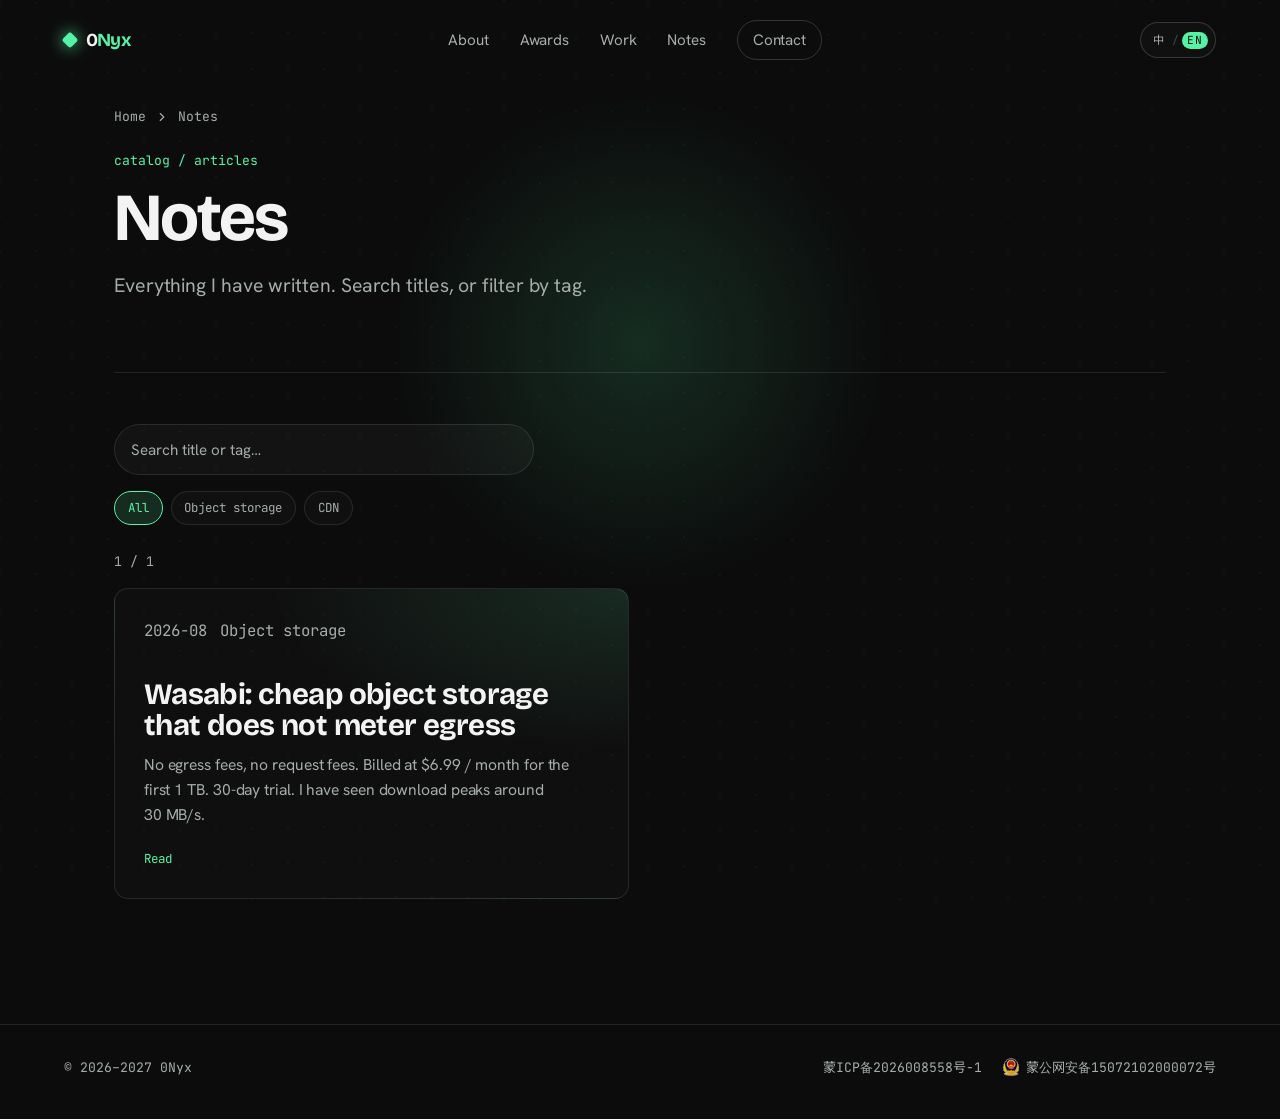
<file: articles/index.html>
<!doctype html>
<html lang="zh-CN" data-i18n-title="meta.articlesTitle">
  <head>
    <meta charset="UTF-8" />
    <meta name="viewport" content="width=device-width, initial-scale=1.0" />
    <meta name="color-scheme" content="dark" />
    <meta name="theme-color" content="#0a0a0a" />
    <link rel="icon" href="/assets/favicon.png?v=2" />
    <title>文章 - 0Nyx</title>
    <meta name="description" data-i18n-content="meta.articlesDesc" content="0Nyx 的文章列表。可以按标题、标签搜索和筛选。" />
    <link rel="canonical" href="https://www.0nyx.cn/articles/" />
    <meta property="og:type" content="website" />
    <meta property="og:site_name" content="0Nyx" />
    <meta property="og:title" content="文章 - 0Nyx" />
    <meta property="og:description" content="0Nyx 的文章列表。可以按标题、标签搜索和筛选。" />
    <meta property="og:url" content="https://www.0nyx.cn/articles/" />
    <meta property="og:image" content="/assets/og.png" />
    <link rel="stylesheet" href="/styles.css" />
    <link rel="stylesheet" href="/beian.css?v=20260826a" />
    <script>      document.documentElement.classList.add("js");
      (function () {
        try {
          var q = new URLSearchParams(location.search).get("lang");
          var stored = localStorage.getItem("0nyx-lang");
          var lang = q === "en" || q === "zh" ? q : stored === "en" || stored === "zh" ? stored : /^zh/i.test((navigator.languages && navigator.languages[0]) || navigator.language || "zh") ? "zh" : "en";
          if (q === "en" || q === "zh") localStorage.setItem("0nyx-lang", q);
          document.documentElement.lang = lang === "en" ? "en" : "zh-CN";
          document.documentElement.setAttribute("data-lang", lang);
          setTimeout(function () { document.documentElement.classList.add("i18n-ready"); }, 2500);
        } catch (e) {}
      })();</script>
  </head>
  <body class="page-project">
    <a class="skip-link" href="#catalog" data-i18n="skip.list">跳到列表</a>
    <div class="page-field" aria-hidden="true">
      <canvas class="page-field__canvas" id="field"></canvas>
      <div class="page-field__glow" id="glow"></div>
    </div>
    <header class="site-header" id="top">
      <a class="brand" href="/" data-i18n-aria="brand.home" aria-label="0Nyx 首页">
        <span class="brand__mark" aria-hidden="true"></span>
        <span class="brand__text">0<span class="brand__accent">Nyx</span></span>
      </a>
      <nav class="site-nav" data-i18n-aria="nav.main" aria-label="主导航">
        <a href="/#about" data-i18n="nav.about">关于</a>
        <a href="/#awards" data-i18n="nav.awards">奖项</a>
        <a href="/#work" data-i18n="nav.work">作品</a>
        <a href="/#articles" data-i18n="nav.articles">文章</a>
        <a class="site-nav__cta" href="/#contact" data-i18n="nav.contact">联系</a>
      </nav>
            <div class="header-tools">
        <button class="lang-toggle" id="langToggle" type="button" data-i18n-aria="lang.toggle" aria-label="切换为英文">
          <span class="lang-toggle__zh">中</span>
          <span class="lang-toggle__sep" aria-hidden="true">/</span>
          <span class="lang-toggle__en">EN</span>
        </button>
        <button class="nav-toggle" id="navToggle" type="button" aria-expanded="false" aria-controls="mobileNav" data-i18n-aria="nav.open" aria-label="打开导航">
        <span aria-hidden="true"></span>
        <span aria-hidden="true"></span>
      </button>
      </div>
      <nav class="mobile-nav" id="mobileNav" data-i18n-aria="nav.mobile" aria-label="移动端导航" hidden>
        <a href="/#about"><span class="mono">01</span><span data-i18n="nav.about">关于</span></a>
        <a href="/#awards"><span class="mono">02</span><span data-i18n="nav.awards">奖项</span></a>
        <a href="/#work"><span class="mono">03</span><span data-i18n="nav.work">作品</span></a>
        <a href="/#articles"><span class="mono">04</span><span data-i18n="nav.articles">文章</span></a>
        <a href="/#contact"><span class="mono">05</span><span data-i18n="nav.contact">联系</span></a>
      </nav>
    </header>
    <button class="nav-scrim" id="navScrim" type="button" data-i18n-aria="nav.scrim" aria-label="关闭导航" hidden></button>

    <main>
      <section class="section project-page" id="catalog">
        <p class="project-crumb mono">
          <a href="/" data-i18n="catalog.home">首页</a>
          <svg viewBox="0 0 24 24" aria-hidden="true"><path d="M9 6l6 6-6 6" /></svg>
          <span data-i18n="articles.pageTitle">文章</span>
        </p>
        <header class="project-hero">
          <div>
            <p class="project-kicker mono">catalog / articles</p>
            <h1 data-i18n="articles.pageTitle">文章</h1>
            <p class="project-hero__lede" data-i18n="articles.lede">写过的都在这儿。可以搜标题，也可以按标签筛。</p>
          </div>
        </header>

        <div class="catalog-toolbar">
          <label class="visually-hidden" for="catalogSearch" data-i18n="articles.search">搜索文章</label>
          <input class="catalog-search" id="catalogSearch" type="search" data-i18n-placeholder="articles.searchPh" placeholder="搜标题、标签…" autocomplete="off" />
          <div class="catalog-tags" id="catalogTags">
            <button type="button" class="is-on" data-tag="all" data-i18n="catalog.all">全部</button>
            <button type="button" data-tag="storage" data-i18n="articles.storage">对象存储</button>
            <button type="button" data-tag="cdn">CDN</button>
          </div>
        </div>
        <p class="catalog-count mono" id="catalogCount"></p>

        <ul class="articles__grid catalog-list" id="catalogList">
          <li class="article-card" data-catalog-item data-tags="storage cdn" data-search="wasabi edgeone 对象存储 流量 s3 1tb object storage egress">
            <a href="/articles/wasabi/">
              <article>
                <p class="article-card__meta mono">
                  <time datetime="2026-08">2026-08</time>
                  <span class="article-card__status" data-i18n="articles.wasabi.status">对象存储</span>
                </p>
                <h3 data-i18n="articles.wasabi.title">性价比超高的对象储存-Wasabi</h3>
                <p data-i18n="articles.wasabi.desc">流量不收费，请求也不收费，一个月最低按 1 TB 算，6.99 美元一个月。新人免费试用 30 天。实测下载速度最高能到 30 MB/s 左右。</p>
                <span class="article-card__cta mono" data-i18n="articles.read">阅读文章</span>
              </article>
            </a>
          </li>
        </ul>
        <p class="catalog-empty" id="catalogEmpty" hidden data-i18n="articles.empty">没有匹配的文章。</p>
      </section>
    </main>

    <footer class="site-footer">
      <span class="mono">© <span id="year">2026</span> 0Nyx</span>
      <nav class="site-footer__links mono" data-i18n-aria="footer.links" aria-label="站点链接">
        <a href="https://beian.miit.gov.cn/" target="_blank" rel="noopener">蒙ICP备2026008558号-1</a>
        <a class="beian-gongan" href="https://beian.mps.gov.cn/#/query/webSearch?code=15072102000072" target="_blank" rel="noopener"><img src="/assets/gongan.png" width="18" height="18" alt="" />蒙公网安备15072102000072号</a>
      </nav>
    </footer>
    <div class="toast" id="toast" role="status" aria-live="polite"></div>
    <script src="/script.js"></script>
    <script src="/catalog.js"></script>
  </body>
</html>
</file>
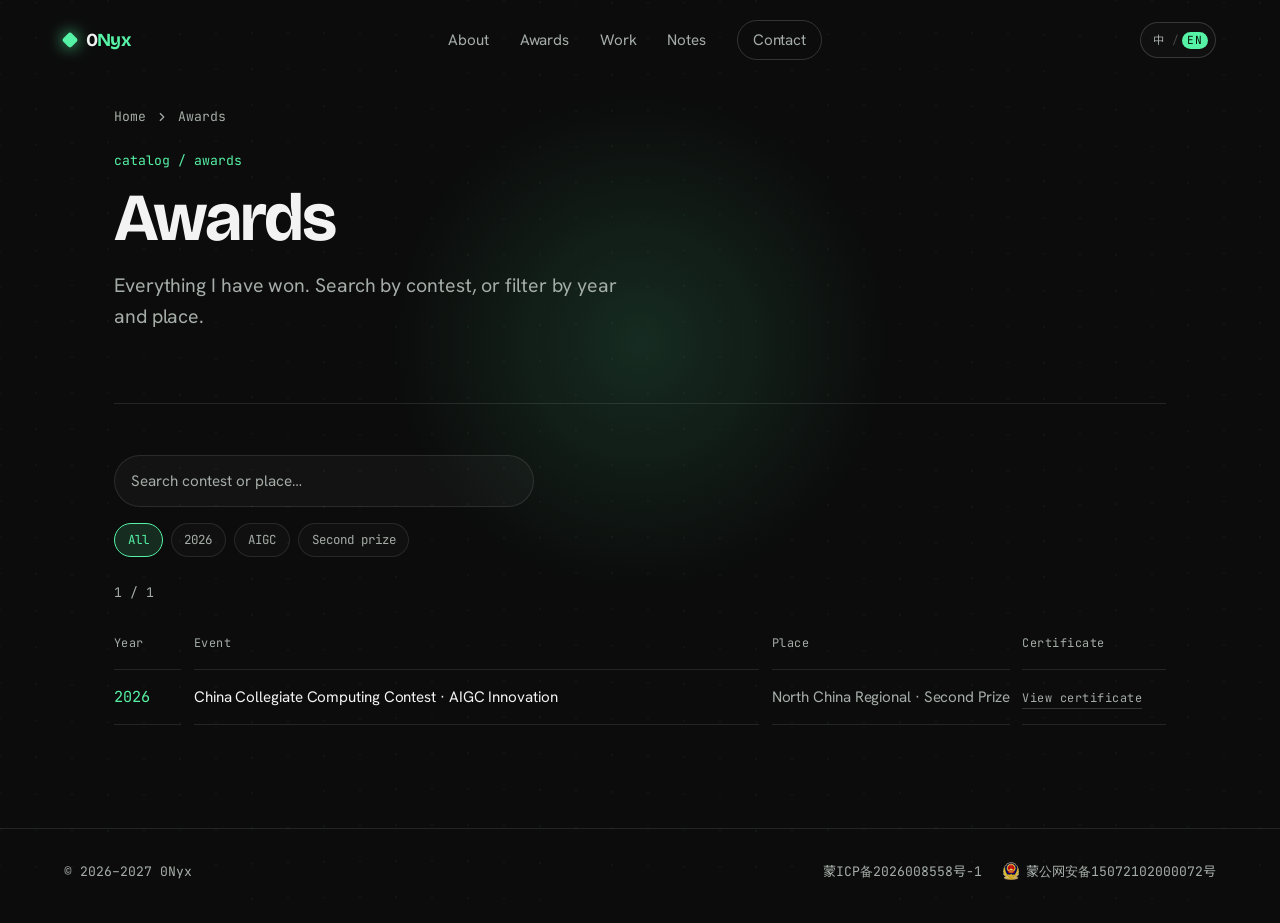
<file: awards/index.html>
<!doctype html>
<html lang="zh-CN" data-i18n-title="meta.awardsTitle">
  <head>
    <meta charset="UTF-8" />
    <meta name="viewport" content="width=device-width, initial-scale=1.0" />
    <meta name="color-scheme" content="dark" />
    <meta name="theme-color" content="#0a0a0a" />
    <link rel="icon" href="/assets/favicon.png?v=2" />
    <title>奖项 - 0Nyx</title>
    <meta name="description" data-i18n-content="meta.awardsDesc" content="0Nyx 的奖项列表。可以按年份、赛事和名次搜索筛选。" />
    <link rel="canonical" href="https://www.0nyx.cn/awards/" />
    <meta property="og:type" content="website" />
    <meta property="og:site_name" content="0Nyx" />
    <meta property="og:title" content="奖项 - 0Nyx" />
    <meta property="og:description" content="0Nyx 的奖项列表。可以按年份、赛事和名次搜索筛选。" />
    <meta property="og:url" content="https://www.0nyx.cn/awards/" />
    <meta property="og:image" content="/assets/og.png" />
    <link rel="stylesheet" href="/styles.css" />
    <link rel="stylesheet" href="/beian.css?v=20260826a" />
    <script>      document.documentElement.classList.add("js");
      (function () {
        try {
          var q = new URLSearchParams(location.search).get("lang");
          var stored = localStorage.getItem("0nyx-lang");
          var lang = q === "en" || q === "zh" ? q : stored === "en" || stored === "zh" ? stored : /^zh/i.test((navigator.languages && navigator.languages[0]) || navigator.language || "zh") ? "zh" : "en";
          if (q === "en" || q === "zh") localStorage.setItem("0nyx-lang", q);
          document.documentElement.lang = lang === "en" ? "en" : "zh-CN";
          document.documentElement.setAttribute("data-lang", lang);
          setTimeout(function () { document.documentElement.classList.add("i18n-ready"); }, 2500);
        } catch (e) {}
      })();</script>
  </head>
  <body class="page-project">
    <a class="skip-link" href="#catalog" data-i18n="skip.list">跳到列表</a>
    <div class="page-field" aria-hidden="true">
      <canvas class="page-field__canvas" id="field"></canvas>
      <div class="page-field__glow" id="glow"></div>
    </div>
    <header class="site-header" id="top">
      <a class="brand" href="/" data-i18n-aria="brand.home" aria-label="0Nyx 首页">
        <span class="brand__mark" aria-hidden="true"></span>
        <span class="brand__text">0<span class="brand__accent">Nyx</span></span>
      </a>
      <nav class="site-nav" data-i18n-aria="nav.main" aria-label="主导航">
        <a href="/#about" data-i18n="nav.about">关于</a>
        <a href="/#awards" data-i18n="nav.awards">奖项</a>
        <a href="/#work" data-i18n="nav.work">作品</a>
        <a href="/#articles" data-i18n="nav.articles">文章</a>
        <a class="site-nav__cta" href="/#contact" data-i18n="nav.contact">联系</a>
      </nav>
            <div class="header-tools">
        <button class="lang-toggle" id="langToggle" type="button" data-i18n-aria="lang.toggle" aria-label="切换为英文">
          <span class="lang-toggle__zh">中</span>
          <span class="lang-toggle__sep" aria-hidden="true">/</span>
          <span class="lang-toggle__en">EN</span>
        </button>
        <button class="nav-toggle" id="navToggle" type="button" aria-expanded="false" aria-controls="mobileNav" data-i18n-aria="nav.open" aria-label="打开导航">
        <span aria-hidden="true"></span>
        <span aria-hidden="true"></span>
      </button>
      </div>
      <nav class="mobile-nav" id="mobileNav" data-i18n-aria="nav.mobile" aria-label="移动端导航" hidden>
        <a href="/#about"><span class="mono">01</span><span data-i18n="nav.about">关于</span></a>
        <a href="/#awards"><span class="mono">02</span><span data-i18n="nav.awards">奖项</span></a>
        <a href="/#work"><span class="mono">03</span><span data-i18n="nav.work">作品</span></a>
        <a href="/#articles"><span class="mono">04</span><span data-i18n="nav.articles">文章</span></a>
        <a href="/#contact"><span class="mono">05</span><span data-i18n="nav.contact">联系</span></a>
      </nav>
    </header>
    <button class="nav-scrim" id="navScrim" type="button" data-i18n-aria="nav.scrim" aria-label="关闭导航" hidden></button>

    <main>
      <section class="section project-page" id="catalog">
        <p class="project-crumb mono">
          <a href="/" data-i18n="catalog.home">首页</a>
          <svg viewBox="0 0 24 24" aria-hidden="true"><path d="M9 6l6 6-6 6" /></svg>
          <span data-i18n="awards.pageTitle">奖项</span>
        </p>
        <header class="project-hero">
          <div>
            <p class="project-kicker mono">catalog / awards</p>
            <h1 data-i18n="awards.pageTitle">奖项</h1>
            <p class="project-hero__lede" data-i18n="awards.lede">拿过的都在这儿。可以搜赛事，也可以按年份和名次筛。</p>
          </div>
        </header>

        <div class="catalog-toolbar">
          <label class="visually-hidden" for="catalogSearch" data-i18n="awards.search">搜索奖项</label>
          <input class="catalog-search" id="catalogSearch" type="search" data-i18n-placeholder="awards.searchPh" placeholder="搜赛事、名次…" autocomplete="off" />
          <div class="catalog-tags" id="catalogTags">
            <button type="button" class="is-on" data-tag="all" data-i18n="catalog.all">全部</button>
            <button type="button" data-tag="2026">2026</button>
            <button type="button" data-tag="aigc">AIGC</button>
            <button type="button" data-tag="second" data-i18n="awards.second">二等奖</button>
          </div>
        </div>
        <p class="catalog-count mono" id="catalogCount"></p>

        <div class="awards">
          <table class="awards__table">
            <thead>
              <tr>
                <th scope="col" data-i18n="awards.year">年份</th>
                <th scope="col" data-i18n="awards.event">赛事</th>
                <th scope="col" data-i18n="awards.place">名次</th>
                <th scope="col" data-i18n="awards.cert">证书</th>
              </tr>
            </thead>
            <tbody id="catalogList">
              <tr data-catalog-item data-tags="2026 aigc second" data-search="2026 中国高校计算机大赛 aigc 创新赛 华北赛区 二等奖 证书 collegiate computing contest north china second prize">
                <td class="mono">2026</td>
                <td data-i18n="awards.eventName">中国高校计算机大赛 · AIGC 创新赛</td>
                <td data-i18n="awards.placeName">华北赛区二等奖</td>
                <td>
                  <a class="awards__cert" href="/awards/aigc-2026-huabei.pdf" target="_blank" rel="noopener" data-i18n="awards.viewCert">查看证书</a>
                </td>
              </tr>
            </tbody>
          </table>
        </div>
        <p class="catalog-empty" id="catalogEmpty" hidden data-i18n="awards.empty">没有匹配的奖项。</p>
      </section>
    </main>

    <footer class="site-footer">
      <span class="mono">© <span id="year">2026</span> 0Nyx</span>
      <nav class="site-footer__links mono" data-i18n-aria="footer.links" aria-label="站点链接">
        <a href="https://beian.miit.gov.cn/" target="_blank" rel="noopener">蒙ICP备2026008558号-1</a>
        <a class="beian-gongan" href="https://beian.mps.gov.cn/#/query/webSearch?code=15072102000072" target="_blank" rel="noopener"><img src="/assets/gongan.png" width="18" height="18" alt="" />蒙公网安备15072102000072号</a>
      </nav>
    </footer>
    <div class="toast" id="toast" role="status" aria-live="polite"></div>
    <script src="/script.js"></script>
    <script src="/catalog.js"></script>
  </body>
</html>
</file>
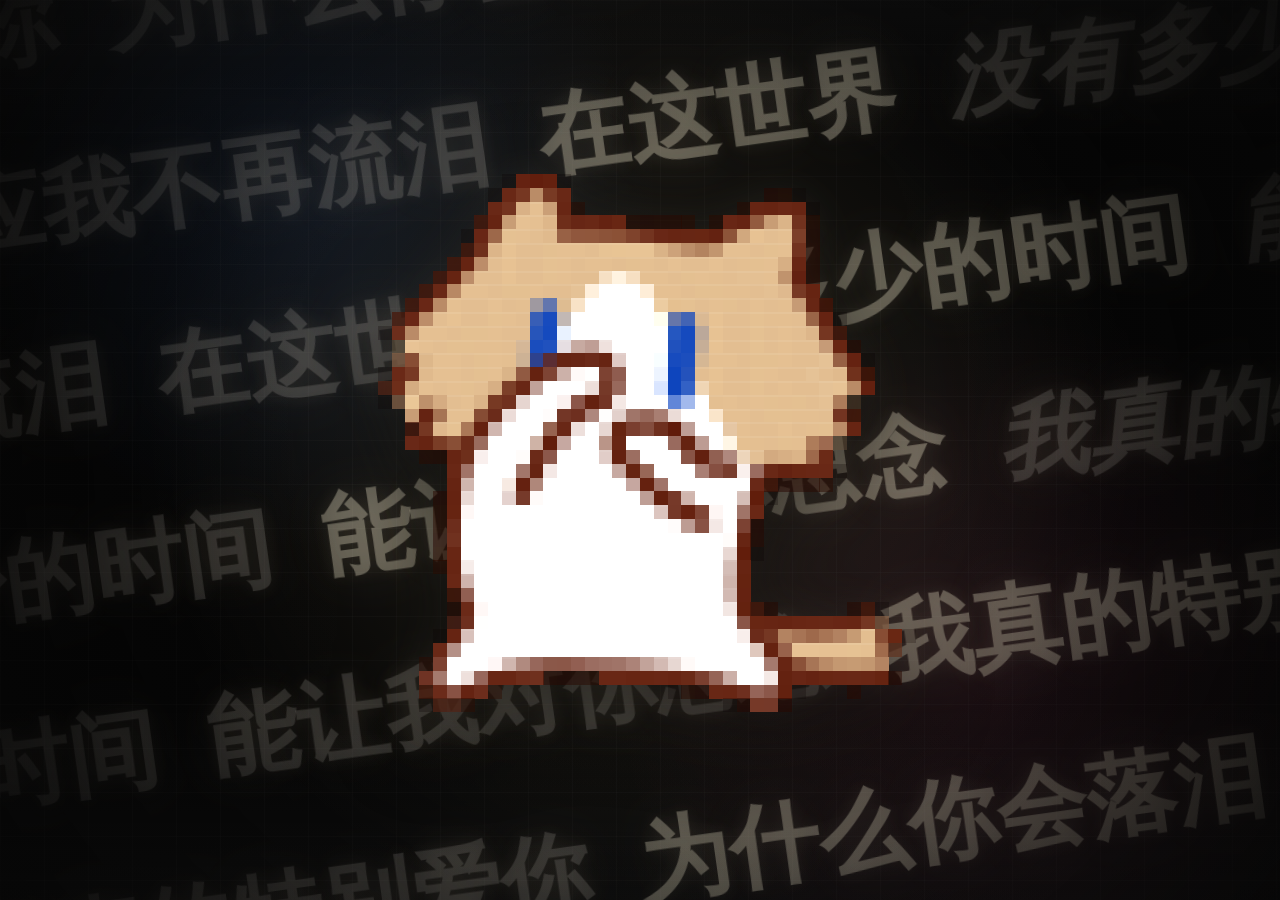
<file: meow/index.html>
<!doctype html>
<html lang="zh-CN">
  <head>
    <meta charset="UTF-8" />
    <meta name="viewport" content="width=device-width, initial-scale=1.0" />
    <title>0Nyx的月薪喵</title>
    <link rel="stylesheet" href="/meow/styles.css?v=20260821cdn" />
  </head>
  <body>
    <main class="animation-shell" aria-label="月薪喵彩色像素动图">
      <div class="lyric-background" id="lyricBackground" aria-hidden="true"></div>
      <canvas id="pixelCanvas" width="900" height="900" aria-label="彩色像素风格动画"></canvas>
      <canvas id="sampleCanvas" width="120" height="120" aria-hidden="true"></canvas>
      <audio id="backgroundMusic" src="/meow/music.mp3" loop preload="auto" playsinline></audio>
    </main>

    <script src="/meow/script.js?v=20260821cdn"></script>
  </body>
</html>
</file>
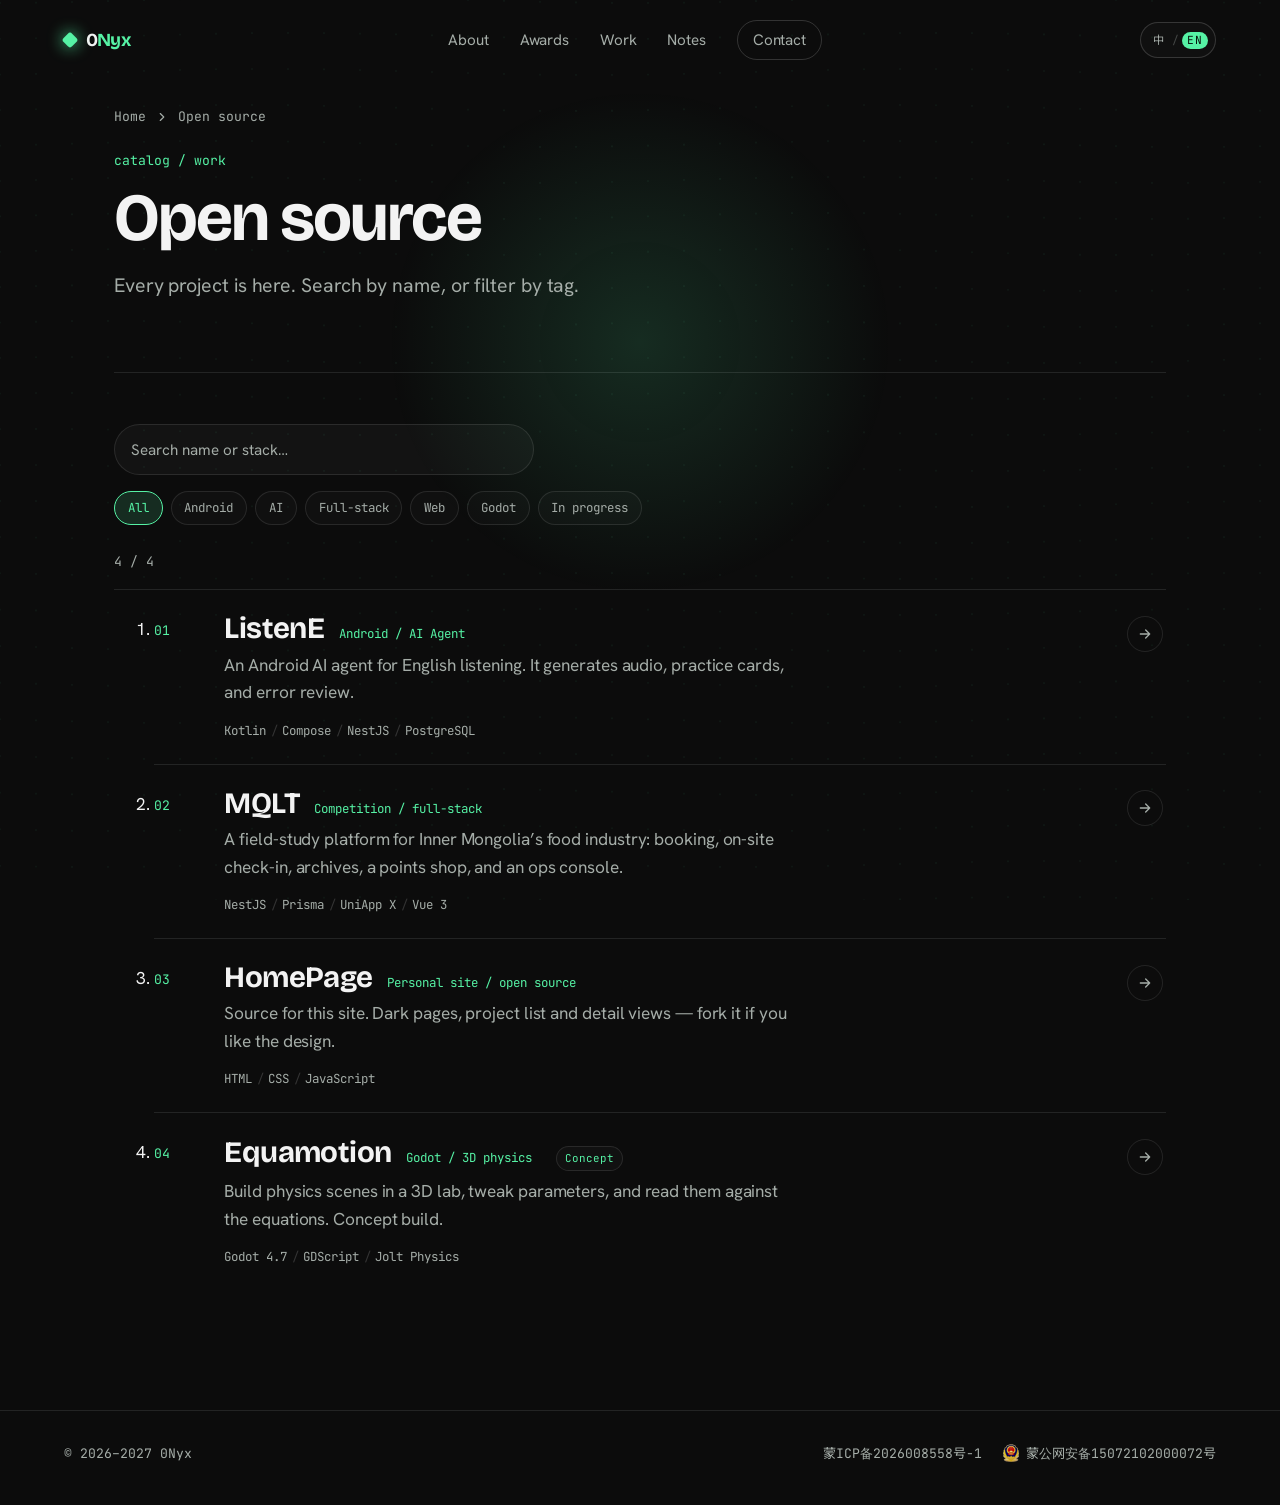
<file: projects/index.html>
<!doctype html>
<html lang="zh-CN" data-i18n-title="meta.projectsTitle">
  <head>
    <meta charset="UTF-8" />
    <meta name="viewport" content="width=device-width, initial-scale=1.0" />
    <meta name="color-scheme" content="dark" />
    <meta name="theme-color" content="#0a0a0a" />
    <link rel="icon" href="/assets/favicon.png?v=2" />
    <title>开源项目 - 0Nyx</title>
    <meta name="description" data-i18n-content="meta.projectsDesc" content="0Nyx 的开源项目列表。可以按名字、技术栈搜索和筛选。" />
    <link rel="canonical" href="https://www.0nyx.cn/projects/" />
    <meta property="og:type" content="website" />
    <meta property="og:site_name" content="0Nyx" />
    <meta property="og:title" content="开源项目 - 0Nyx" />
    <meta property="og:description" content="0Nyx 的开源项目列表。可以按名字、技术栈搜索和筛选。" />
    <meta property="og:url" content="https://www.0nyx.cn/projects/" />
    <meta property="og:image" content="/assets/og.png" />
    <link rel="stylesheet" href="/styles.css" />
    <link rel="stylesheet" href="/beian.css?v=20260826a" />
    <script>      document.documentElement.classList.add("js");
      (function () {
        try {
          var q = new URLSearchParams(location.search).get("lang");
          var stored = localStorage.getItem("0nyx-lang");
          var lang = q === "en" || q === "zh" ? q : stored === "en" || stored === "zh" ? stored : /^zh/i.test((navigator.languages && navigator.languages[0]) || navigator.language || "zh") ? "zh" : "en";
          if (q === "en" || q === "zh") localStorage.setItem("0nyx-lang", q);
          document.documentElement.lang = lang === "en" ? "en" : "zh-CN";
          document.documentElement.setAttribute("data-lang", lang);
          setTimeout(function () { document.documentElement.classList.add("i18n-ready"); }, 2500);
        } catch (e) {}
      })();</script>
  </head>
  <body class="page-project">
    <a class="skip-link" href="#catalog" data-i18n="skip.list">跳到列表</a>
    <div class="page-field" aria-hidden="true">
      <canvas class="page-field__canvas" id="field"></canvas>
      <div class="page-field__glow" id="glow"></div>
    </div>
    <header class="site-header" id="top">
      <a class="brand" href="/" data-i18n-aria="brand.home" aria-label="0Nyx 首页">
        <span class="brand__mark" aria-hidden="true"></span>
        <span class="brand__text">0<span class="brand__accent">Nyx</span></span>
      </a>
      <nav class="site-nav" data-i18n-aria="nav.main" aria-label="主导航">
        <a href="/#about" data-i18n="nav.about">关于</a>
        <a href="/#awards" data-i18n="nav.awards">奖项</a>
        <a href="/#work" data-i18n="nav.work">作品</a>
        <a href="/#articles" data-i18n="nav.articles">文章</a>
        <a class="site-nav__cta" href="/#contact" data-i18n="nav.contact">联系</a>
      </nav>
            <div class="header-tools">
        <button class="lang-toggle" id="langToggle" type="button" data-i18n-aria="lang.toggle" aria-label="切换为英文">
          <span class="lang-toggle__zh">中</span>
          <span class="lang-toggle__sep" aria-hidden="true">/</span>
          <span class="lang-toggle__en">EN</span>
        </button>
        <button class="nav-toggle" id="navToggle" type="button" aria-expanded="false" aria-controls="mobileNav" data-i18n-aria="nav.open" aria-label="打开导航">
        <span aria-hidden="true"></span>
        <span aria-hidden="true"></span>
      </button>
      </div>
      <nav class="mobile-nav" id="mobileNav" data-i18n-aria="nav.mobile" aria-label="移动端导航" hidden>
        <a href="/#about"><span class="mono">01</span><span data-i18n="nav.about">关于</span></a>
        <a href="/#awards"><span class="mono">02</span><span data-i18n="nav.awards">奖项</span></a>
        <a href="/#work"><span class="mono">03</span><span data-i18n="nav.work">作品</span></a>
        <a href="/#articles"><span class="mono">04</span><span data-i18n="nav.articles">文章</span></a>
        <a href="/#contact"><span class="mono">05</span><span data-i18n="nav.contact">联系</span></a>
      </nav>
    </header>
    <button class="nav-scrim" id="navScrim" type="button" data-i18n-aria="nav.scrim" aria-label="关闭导航" hidden></button>

    <main>
      <section class="section project-page" id="catalog">
        <p class="project-crumb mono">
          <a href="/" data-i18n="catalog.home">首页</a>
          <svg viewBox="0 0 24 24" aria-hidden="true"><path d="M9 6l6 6-6 6" /></svg>
          <span data-i18n="catalog.projectsTitle">开源项目</span>
        </p>
        <header class="project-hero">
          <div>
            <p class="project-kicker mono">catalog / work</p>
            <h1 data-i18n="catalog.projectsTitle">开源项目</h1>
            <p class="project-hero__lede" data-i18n="catalog.projectsLede">全部项目都在这儿。可以搜名字，也可以按标签筛。</p>
          </div>
        </header>

        <div class="catalog-toolbar">
          <label class="visually-hidden" for="catalogSearch" data-i18n="catalog.searchProjects">搜索项目</label>
          <input class="catalog-search" id="catalogSearch" type="search" data-i18n-placeholder="catalog.searchProjectsPh" placeholder="搜名字、技术栈…" autocomplete="off" />
          <div class="catalog-tags" id="catalogTags">
            <button type="button" class="is-on" data-tag="all" data-i18n="catalog.all">全部</button>
            <button type="button" data-tag="android">Android</button>
            <button type="button" data-tag="ai">AI</button>
            <button type="button" data-tag="fullstack" data-i18n="catalog.fullstack">全栈</button>
            <button type="button" data-tag="web">Web</button>
            <button type="button" data-tag="godot">Godot</button>
            <button type="button" data-tag="wip" data-i18n="catalog.wip">开发中</button>
          </div>
        </div>
        <p class="catalog-count mono" id="catalogCount"></p>

        <ol class="project-list catalog-list" id="catalogList">
          <li data-catalog-item data-tags="android ai fullstack" data-search="listene android ai agent kotlin compose nestjs postgresql 英语 听力 english listening">
            <a class="project-row" href="/projects/listene/">
              <span class="project-row__idx mono">01</span>
              <div class="project-row__body">
                <div class="project-row__top">
                  <h3>ListenE</h3>
                  <span class="project-row__tag mono">Android / AI Agent</span>
                </div>
                <p data-i18n="work.listene.desc">面向英语学习的 Android AI Agent。生成听力素材与练习卡片，支持精听和错因复盘。</p>
                <ul class="project-row__stack mono" data-i18n-aria="work.stack" aria-label="技术栈">
                  <li>Kotlin</li><li>Compose</li><li>NestJS</li><li>PostgreSQL</li>
                </ul>
              </div>
              <span class="project-row__go" aria-hidden="true">
                <svg viewBox="0 0 24 24"><path d="M5 12h14M13 6l6 6-6 6" /></svg>
              </span>
            </a>
          </li>
          <li data-catalog-item data-tags="fullstack web" data-search="mqlt 蒙企链探 nestjs prisma uniapp vue 研学 全栈 mengqi chain study field">
            <a class="project-row" href="/projects/mqlt/">
              <span class="project-row__idx mono">02</span>
              <div class="project-row__body">
                <div class="project-row__top">
                  <h3 data-i18n="work.mqlt.title">蒙企链探</h3>
                  <span class="project-row__tag mono" data-i18n="work.mqlt.tag">大创赛 / 全栈</span>
                </div>
                <p data-i18n="work.mqlt.desc">内蒙古食品产业研学平台。预约、导览打卡、成果沉淀，再接到积分商城和运营后台。</p>
                <ul class="project-row__stack mono" data-i18n-aria="work.stack" aria-label="技术栈">
                  <li>NestJS</li><li>Prisma</li><li>UniApp X</li><li>Vue 3</li>
                </ul>
              </div>
              <span class="project-row__go" aria-hidden="true">
                <svg viewBox="0 0 24 24"><path d="M5 12h14M13 6l6 6-6 6" /></svg>
              </span>
            </a>
          </li>
          <li data-catalog-item data-tags="web" data-search="homepage 个人主页 html css javascript 开源 personal site">
            <a class="project-row" href="/projects/homepage/">
              <span class="project-row__idx mono">03</span>
              <div class="project-row__body">
                <div class="project-row__top">
                  <h3>HomePage</h3>
                  <span class="project-row__tag mono" data-i18n="work.homepage.tag">个人主页 / 开源</span>
                </div>
                <p data-i18n="work.homepage.desc">这个站的源码。暗色页面、项目列表和详情页，喜欢的话可以直接拿去改。</p>
                <ul class="project-row__stack mono" data-i18n-aria="work.stack" aria-label="技术栈">
                  <li>HTML</li><li>CSS</li><li>JavaScript</li>
                </ul>
              </div>
              <span class="project-row__go" aria-hidden="true">
                <svg viewBox="0 0 24 24"><path d="M5 12h14M13 6l6 6-6 6" /></svg>
              </span>
            </a>
          </li>
          <li data-catalog-item data-tags="godot game wip" data-search="equamotion 方程剧场 godot gdscript jolt 3d 物理 实验室 概念版 公式 physics lab concept">
            <a class="project-row" href="/projects/equamotion/">
              <span class="project-row__idx mono">04</span>
              <div class="project-row__body">
                <div class="project-row__top">
                  <h3 data-i18n="work.equa.title">方程剧场</h3>
                  <span class="project-row__tag mono" data-i18n="work.equa.tag">Godot / 3D 物理</span>
                  <span class="feature__pill mono" data-i18n="work.pill">概念版</span>
                </div>
                <p data-i18n="work.equa.desc">在 3D 实验室里搭物理场景，改参数看运动，再对照公式。目前是概念版。</p>
                <ul class="project-row__stack mono" data-i18n-aria="work.stack" aria-label="技术栈">
                  <li>Godot 4.7</li><li>GDScript</li><li>Jolt Physics</li>
                </ul>
              </div>
              <span class="project-row__go" aria-hidden="true">
                <svg viewBox="0 0 24 24"><path d="M5 12h14M13 6l6 6-6 6" /></svg>
              </span>
            </a>
          </li>
        </ol>
        <p class="catalog-empty" id="catalogEmpty" hidden data-i18n="catalog.emptyProjects">没有匹配的项目。</p>
      </section>
    </main>

    <footer class="site-footer">
      <span class="mono">© <span id="year">2026</span> 0Nyx</span>
      <nav class="site-footer__links mono" data-i18n-aria="footer.links" aria-label="站点链接">
        <a href="https://beian.miit.gov.cn/" target="_blank" rel="noopener">蒙ICP备2026008558号-1</a>
        <a class="beian-gongan" href="https://beian.mps.gov.cn/#/query/webSearch?code=15072102000072" target="_blank" rel="noopener"><img src="/assets/gongan.png" width="18" height="18" alt="" />蒙公网安备15072102000072号</a>
      </nav>
    </footer>
    <div class="toast" id="toast" role="status" aria-live="polite"></div>
    <script src="/script.js"></script>
    <script src="/catalog.js"></script>
  </body>
</html>
</file>
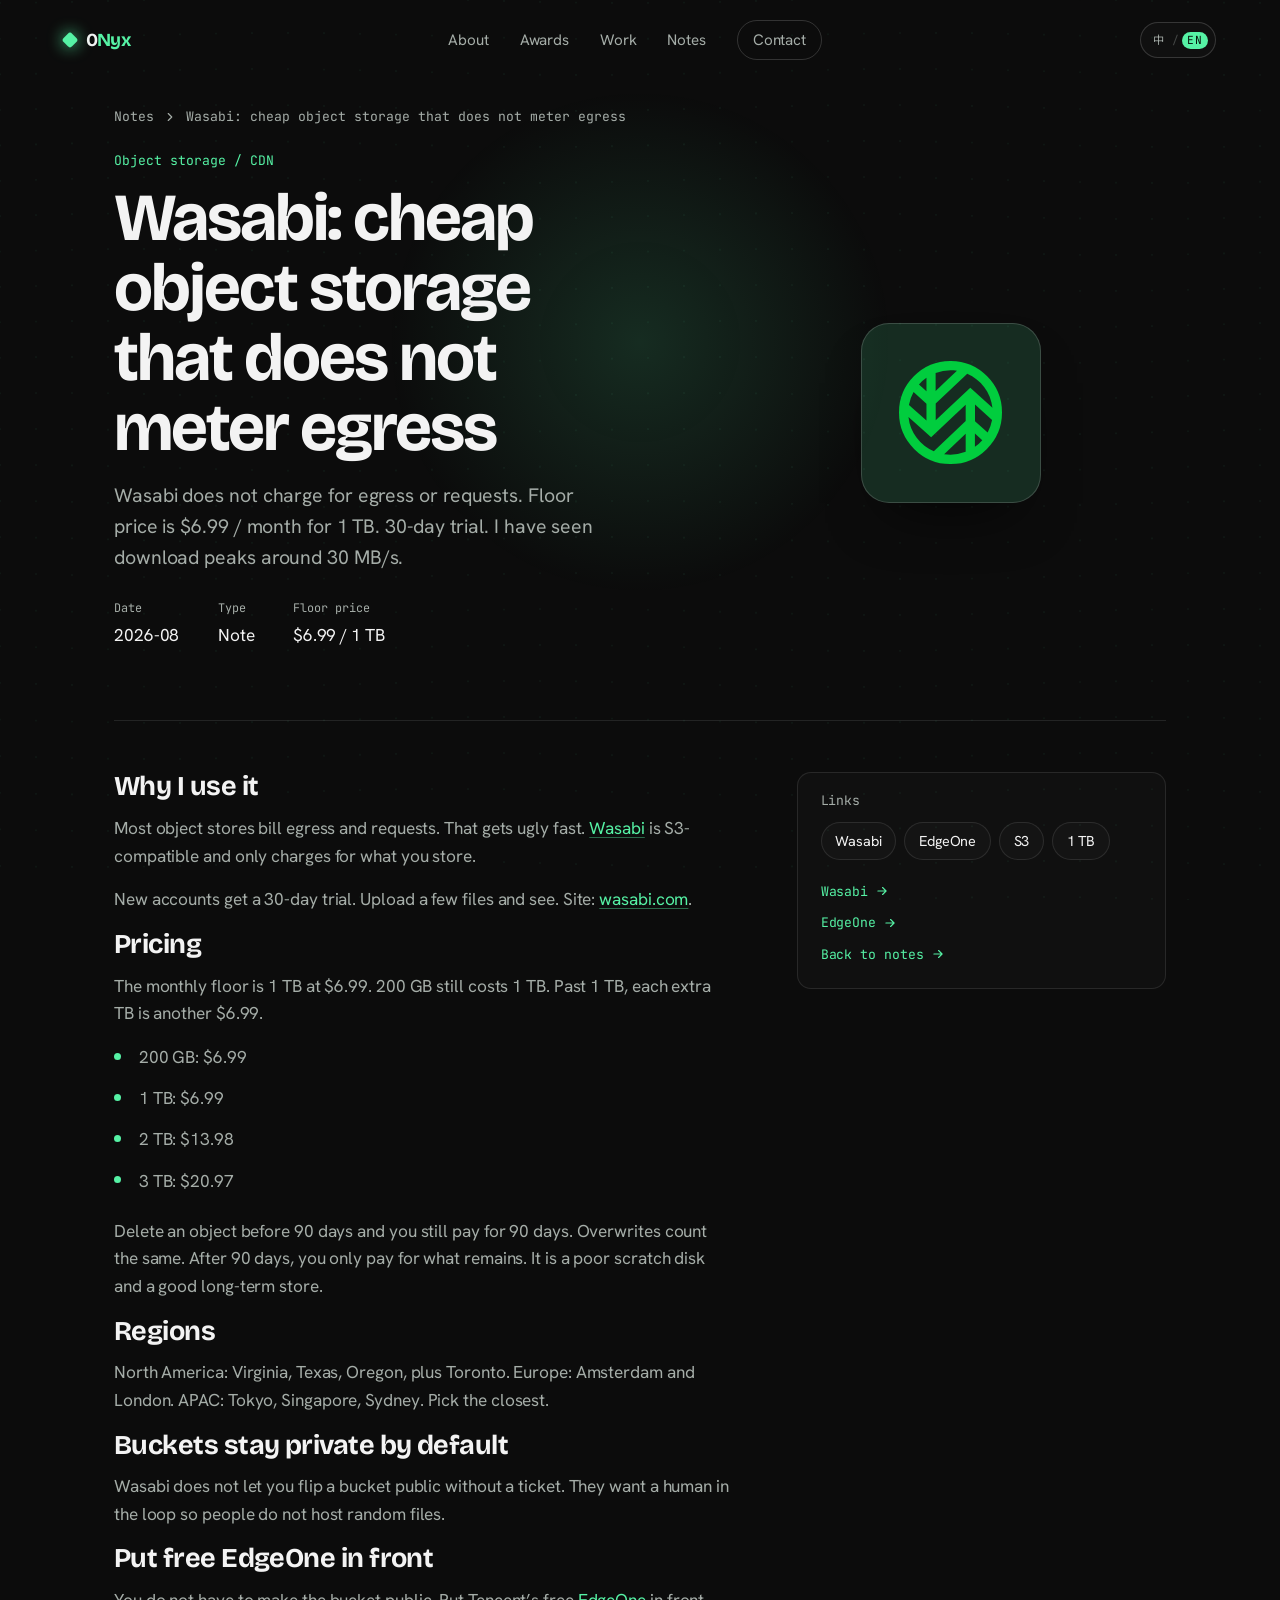
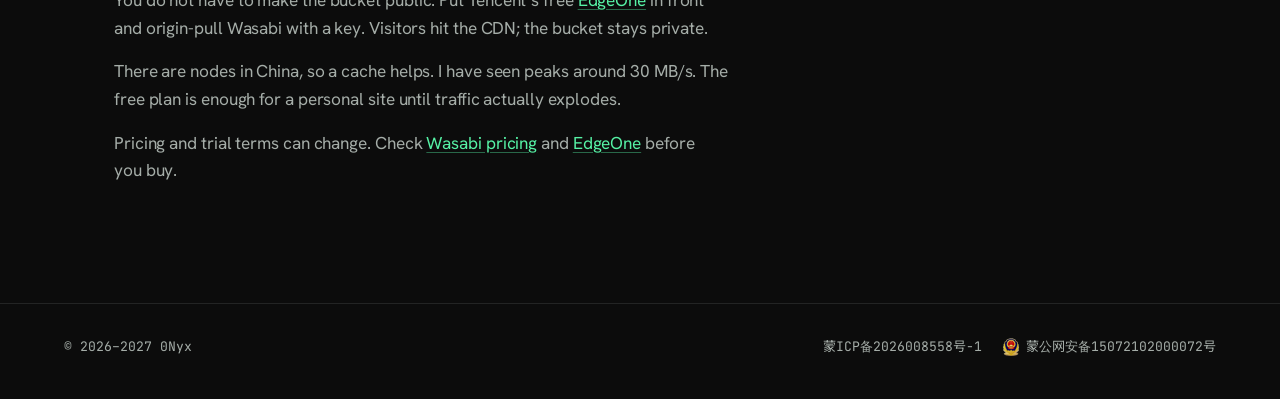
<file: articles/wasabi-edgeone/index.html>
<!doctype html>
<html lang="zh-CN">
  <head>
    <meta charset="UTF-8" />
    <meta http-equiv="refresh" content="0;url=/articles/wasabi/" />
    <link rel="canonical" href="https://www.0nyx.cn/articles/wasabi/" />
    <title>性价比超高的对象储存-Wasabi - 0Nyx</title>
    <script>location.replace("/articles/wasabi/");</script>
  </head>
  <body>
    <p><a href="/articles/wasabi/">打开文章</a></p>
  </body>
</html>
</file>
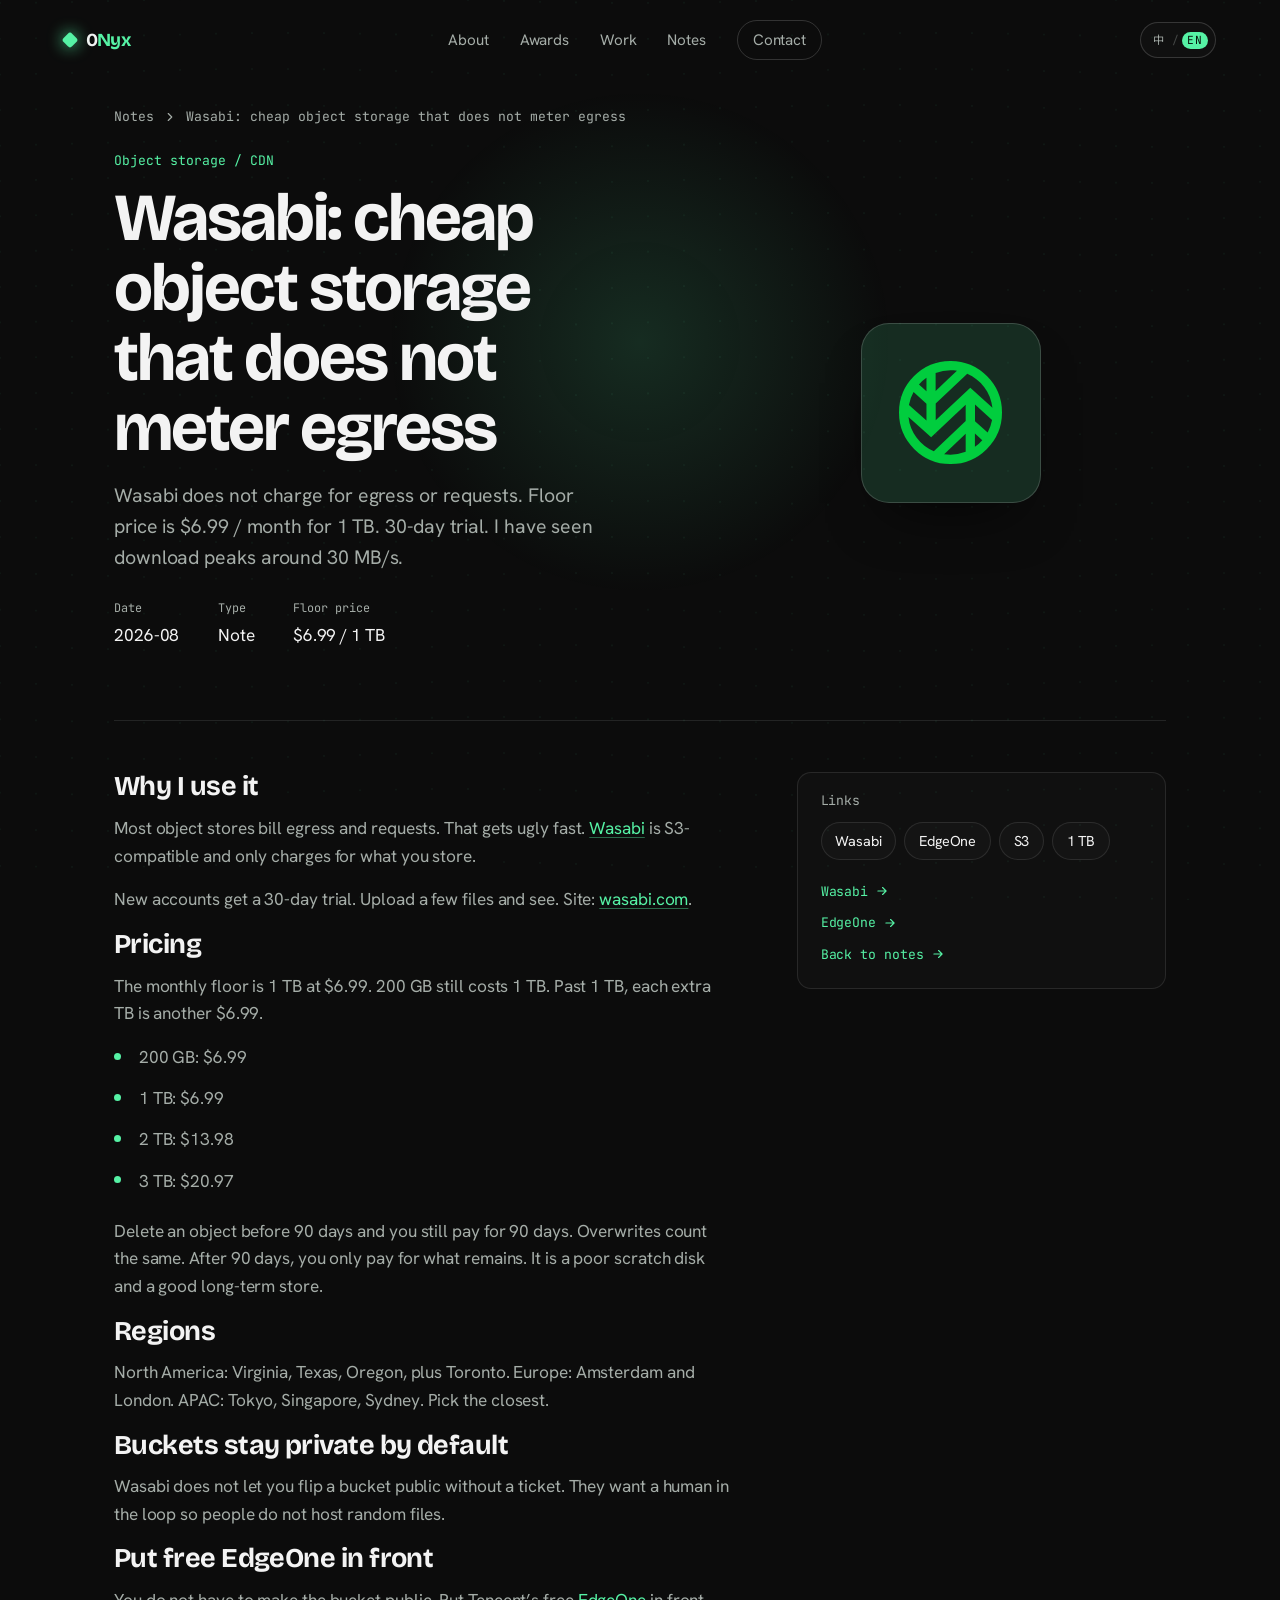
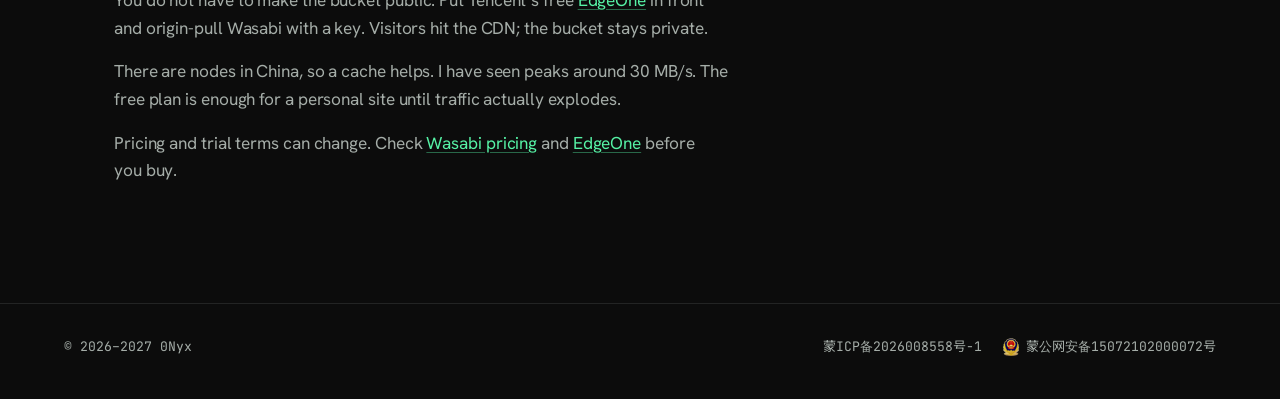
<file: articles/wasabi/index.html>
<!doctype html>
<html lang="zh-CN" data-i18n-title="meta.wasabiTitle">
  <head>
    <meta charset="UTF-8" />
    <meta name="viewport" content="width=device-width, initial-scale=1.0" />
    <meta name="color-scheme" content="dark" />
    <meta name="theme-color" content="#0a0a0a" />
    <link rel="icon" href="/assets/favicon.png?v=2" />
    <title>性价比超高的对象储存-Wasabi - 0Nyx</title>
    <meta name="description" data-i18n-content="meta.wasabiDesc" content="Wasabi 流量不收费，请求也不收费，一个月最低按 1 TB 算，6.99 美元一个月。新人免费试用 30 天。实测下载速度最高能到 30 MB/s 左右。" />
    <link rel="canonical" href="https://www.0nyx.cn/articles/wasabi/" />
    <meta property="og:type" content="article" />
    <meta property="og:site_name" content="0Nyx" />
    <meta property="og:title" content="性价比超高的对象储存-Wasabi - 0Nyx" />
    <meta property="og:description" content="Wasabi 流量不收费，请求也不收费，一个月最低按 1 TB 算，6.99 美元一个月。新人免费试用 30 天。实测下载速度最高能到 30 MB/s 左右。" />
    <meta property="og:url" content="https://www.0nyx.cn/articles/wasabi/" />
    <meta property="og:image" content="/assets/og.png" />
    <meta property="og:image:width" content="1200" />
    <meta property="og:image:height" content="630" />
    <meta name="twitter:card" content="summary_large_image" />
    <meta name="twitter:title" content="性价比超高的对象储存-Wasabi - 0Nyx" />
    <meta name="twitter:description" content="Wasabi 流量不收费，请求也不收费，一个月最低按 1 TB 算，6.99 美元一个月。新人免费试用 30 天。实测下载速度最高能到 30 MB/s 左右。" />
    <meta name="twitter:image" content="/assets/og.png" />
    <link rel="preload" href="/assets/fonts/bricolage-grotesque-latin.woff2" as="font" type="font/woff2" crossorigin />
    <link rel="preload" href="/assets/fonts/hanken-grotesk-latin.woff2" as="font" type="font/woff2" crossorigin />
    <link rel="preload" href="/assets/fonts/jetbrains-mono-latin.woff2" as="font" type="font/woff2" crossorigin />
    <link rel="preload" href="/assets/fonts/noto-sans-sc-page.woff2" as="font" type="font/woff2" crossorigin />
    <link rel="stylesheet" href="/styles.css" />
    <link rel="stylesheet" href="/beian.css?v=20260826a" />
    <script>
            document.documentElement.classList.add("js");
      (function () {
        try {
          var q = new URLSearchParams(location.search).get("lang");
          var stored = localStorage.getItem("0nyx-lang");
          var lang = q === "en" || q === "zh" ? q : stored === "en" || stored === "zh" ? stored : /^zh/i.test((navigator.languages && navigator.languages[0]) || navigator.language || "zh") ? "zh" : "en";
          if (q === "en" || q === "zh") localStorage.setItem("0nyx-lang", q);
          document.documentElement.lang = lang === "en" ? "en" : "zh-CN";
          document.documentElement.setAttribute("data-lang", lang);
          setTimeout(function () { document.documentElement.classList.add("i18n-ready"); }, 2500);
        } catch (e) {}
      })();
    </script>
  </head>
  <body class="page-project">
    <a class="skip-link" href="#article" data-i18n="skip.article">跳到文章</a>

    <div class="page-field" aria-hidden="true">
      <canvas class="page-field__canvas" id="field"></canvas>
      <div class="page-field__glow" id="glow"></div>
    </div>

    <header class="site-header" id="top">
      <a class="brand" href="/" data-i18n-aria="brand.home" aria-label="0Nyx 首页">
        <span class="brand__mark" aria-hidden="true"></span>
        <span class="brand__text">0<span class="brand__accent">Nyx</span></span>
      </a>
      <nav class="site-nav" data-i18n-aria="nav.main" aria-label="主导航">
        <a href="/#about" data-i18n="nav.about">关于</a>
        <a href="/#awards" data-i18n="nav.awards">奖项</a>
        <a href="/#work" data-i18n="nav.work">作品</a>
        <a href="/#articles" data-i18n="nav.articles">文章</a>
        <a class="site-nav__cta" href="/#contact" data-i18n="nav.contact">联系</a>
      </nav>
            <div class="header-tools">
        <button class="lang-toggle" id="langToggle" type="button" data-i18n-aria="lang.toggle" aria-label="切换为英文">
          <span class="lang-toggle__zh">中</span>
          <span class="lang-toggle__sep" aria-hidden="true">/</span>
          <span class="lang-toggle__en">EN</span>
        </button>
        <button
        class="nav-toggle"
        id="navToggle"
        type="button"
        aria-expanded="false"
        aria-controls="mobileNav"
        data-i18n-aria="nav.open" aria-label="打开导航"
      >
        <span aria-hidden="true"></span>
        <span aria-hidden="true"></span>
      </button>
      </div>
      <nav class="mobile-nav" id="mobileNav" data-i18n-aria="nav.mobile" aria-label="移动端导航" hidden>
        <a href="/#about"><span class="mono">01</span><span data-i18n="nav.about">关于</span></a>
        <a href="/#awards"><span class="mono">02</span><span data-i18n="nav.awards">奖项</span></a>
        <a href="/#work"><span class="mono">03</span><span data-i18n="nav.work">作品</span></a>
        <a href="/#articles"><span class="mono">04</span><span data-i18n="nav.articles">文章</span></a>
        <a href="/#contact"><span class="mono">05</span><span data-i18n="nav.contact">联系</span></a>
      </nav>
    </header>
    <button class="nav-scrim" id="navScrim" type="button" data-i18n-aria="nav.scrim" aria-label="关闭导航" hidden></button>

    <main>
      <article class="section project-page" id="article">
        <p class="project-crumb mono">
          <a href="/#articles" data-i18n="nav.articles">文章</a>
          <svg viewBox="0 0 24 24" aria-hidden="true"><path d="M9 6l6 6-6 6" /></svg>
          <span data-i18n="articles.wasabi.title">性价比超高的对象储存-Wasabi</span>
        </p>

        <header class="project-hero">
          <div>
            <p class="project-kicker mono" data-i18n="wasabi.kicker">对象存储 / CDN</p>
            <h1 data-i18n="articles.wasabi.title">性价比超高的对象储存-Wasabi</h1>
            <p class="project-hero__lede" data-i18n="wasabi.lede">Wasabi 流量不收费，请求也不收费，一个月最低按 1 TB 算，6.99 美元一个月。新人免费试用 30 天。实测下载速度最高能到 30 MB/s 左右。</p>
            <dl class="project-meta">
              <div>
                <dt class="mono" data-i18n="p.date">日期</dt>
                <dd>2026-08</dd>
              </div>
              <div>
                <dt class="mono" data-i18n="p.type">类型</dt>
                <dd data-i18n="p.recommend">推荐</dd>
              </div>
              <div>
                <dt class="mono" data-i18n="p.minFee">最低月费</dt>
                <dd>$6.99 / 1 TB</dd>
              </div>
            </dl>
          </div>
          <div class="project-art" aria-hidden="true">
            <span class="feature__glyph">
              <img src="/assets/wasabi.svg" alt="" width="104" height="104" />
            </span>
          </div>
        </header>

        <div class="project-grid">
          <div class="project-copy">
            <h2 data-i18n="wasabi.h1">为啥推荐</h2>
            <p data-i18n="wasabi.p1html" data-i18n-html>别的对象存储，流量要钱，请求也要钱。文件一多，月底账单就难看。<a href="https://wasabi.com/" rel="noopener" target="_blank">Wasabi</a> 跟 S3 兼容，流量和请求都不管，就按你存了多少收。</p>
            <p data-i18n="wasabi.p2html" data-i18n-html>新注册能免费试用 30 天，先传点东西试试。官网在 <a href="https://wasabi.com/" rel="noopener" target="_blank">wasabi.com</a>。</p>

            <h2 data-i18n="wasabi.h2">怎么收费</h2>
            <p data-i18n="wasabi.p3">一个月最低按 1 TB 算，6.99 美元。你只存了 200 GB，也按 1 TB 收。超过 1 TB 还是这个价，多 1 TB 再加 6.99。</p>
            <ul class="project-points">
              <li data-i18n="wasabi.b1">200 GB：6.99 美元</li>
              <li data-i18n="wasabi.b2">1 TB：6.99 美元</li>
              <li data-i18n="wasabi.b3">2 TB：13.98 美元</li>
              <li data-i18n="wasabi.b4">3 TB：20.97 美元</li>
            </ul>
            <p data-i18n="wasabi.p4">文件传上去没满 90 天就删，也按 90 天收费。拿新文件把旧的盖掉，一样。满 90 天后再删，这条就不算了，按你实际还存着的量收。别拿它当临时盘，长期放着更合适。</p>

            <h2 data-i18n="wasabi.h3">有哪些区域</h2>
            <p data-i18n="wasabi.p5">北美有弗吉尼亚、得克萨斯、俄勒冈，加拿大还有多伦多。欧洲是阿姆斯特丹和伦敦。亚太是东京、新加坡、悉尼。挑近的就行。</p>

            <h2 data-i18n="wasabi.h4">桶不能随便公开</h2>
            <p data-i18n="wasabi.p6">Wasabi 默认不让把桶设成公开的，怕被人拿去乱传东西。真要把桶改成公开，得发邮件提工单，等他们开。</p>

            <h2 data-i18n="wasabi.h5">挂个免费 EdgeOne</h2>
            <p data-i18n="wasabi.p7html" data-i18n-html>不一定非要把桶改公开。前面挂腾讯免费的 <a href="https://cloud.tencent.com/product/teo" rel="noopener" target="_blank">EdgeOne</a>，用密钥回源 Wasabi。外面走 CDN，桶还是私有的，文件照样能打开。</p>
            <p data-i18n="wasabi.p8">国内还有节点，缓存一下会快一些。我这边实测下载速度最高能到 30 MB/s 左右。个人站用免费计划够了，流量真爆了再说。</p>
            <p data-i18n="wasabi.p9html" data-i18n-html>价格和试用规则以后可能会变，下单前看一眼官网：<a href="https://wasabi.com/pricing" rel="noopener" target="_blank">Wasabi 价格</a>、<a href="https://cloud.tencent.com/product/teo" rel="noopener" target="_blank">EdgeOne</a>。</p>
          </div>
          <aside class="project-aside">
            <h2 data-i18n="wasabi.official">官网</h2>
            <ul class="tags"><li>Wasabi</li><li>EdgeOne</li><li>S3</li><li>1 TB</li></ul>
            <a href="https://wasabi.com/" rel="noopener" target="_blank">
              Wasabi
              <svg viewBox="0 0 24 24" aria-hidden="true"><path d="M5 12h14M13 6l6 6-6 6" /></svg>
            </a>
            <a href="https://cloud.tencent.com/product/teo" rel="noopener" target="_blank">
              EdgeOne
              <svg viewBox="0 0 24 24" aria-hidden="true"><path d="M5 12h14M13 6l6 6-6 6" /></svg>
            </a>
            <a href="/#articles">
              <span data-i18n="wasabi.back">返回文章</span>
              <svg viewBox="0 0 24 24" aria-hidden="true"><path d="M5 12h14M13 6l6 6-6 6" /></svg>
            </a>
          </aside>
        </div>
      </article>
    </main>

    <footer class="site-footer">
      <span class="mono">© <span id="year">2026</span> 0Nyx</span>
      <nav class="site-footer__links mono" data-i18n-aria="footer.links" aria-label="站点链接">
        <a href="https://beian.miit.gov.cn/" target="_blank" rel="noopener">蒙ICP备2026008558号-1</a>
        <a class="beian-gongan" href="https://beian.mps.gov.cn/#/query/webSearch?code=15072102000072" target="_blank" rel="noopener"><img src="/assets/gongan.png" width="18" height="18" alt="" />蒙公网安备15072102000072号</a>
      </nav>
    </footer>

    <div class="toast" id="toast" role="status" aria-live="polite"></div>
    <script src="/script.js"></script>
  </body>
</html>
</file>
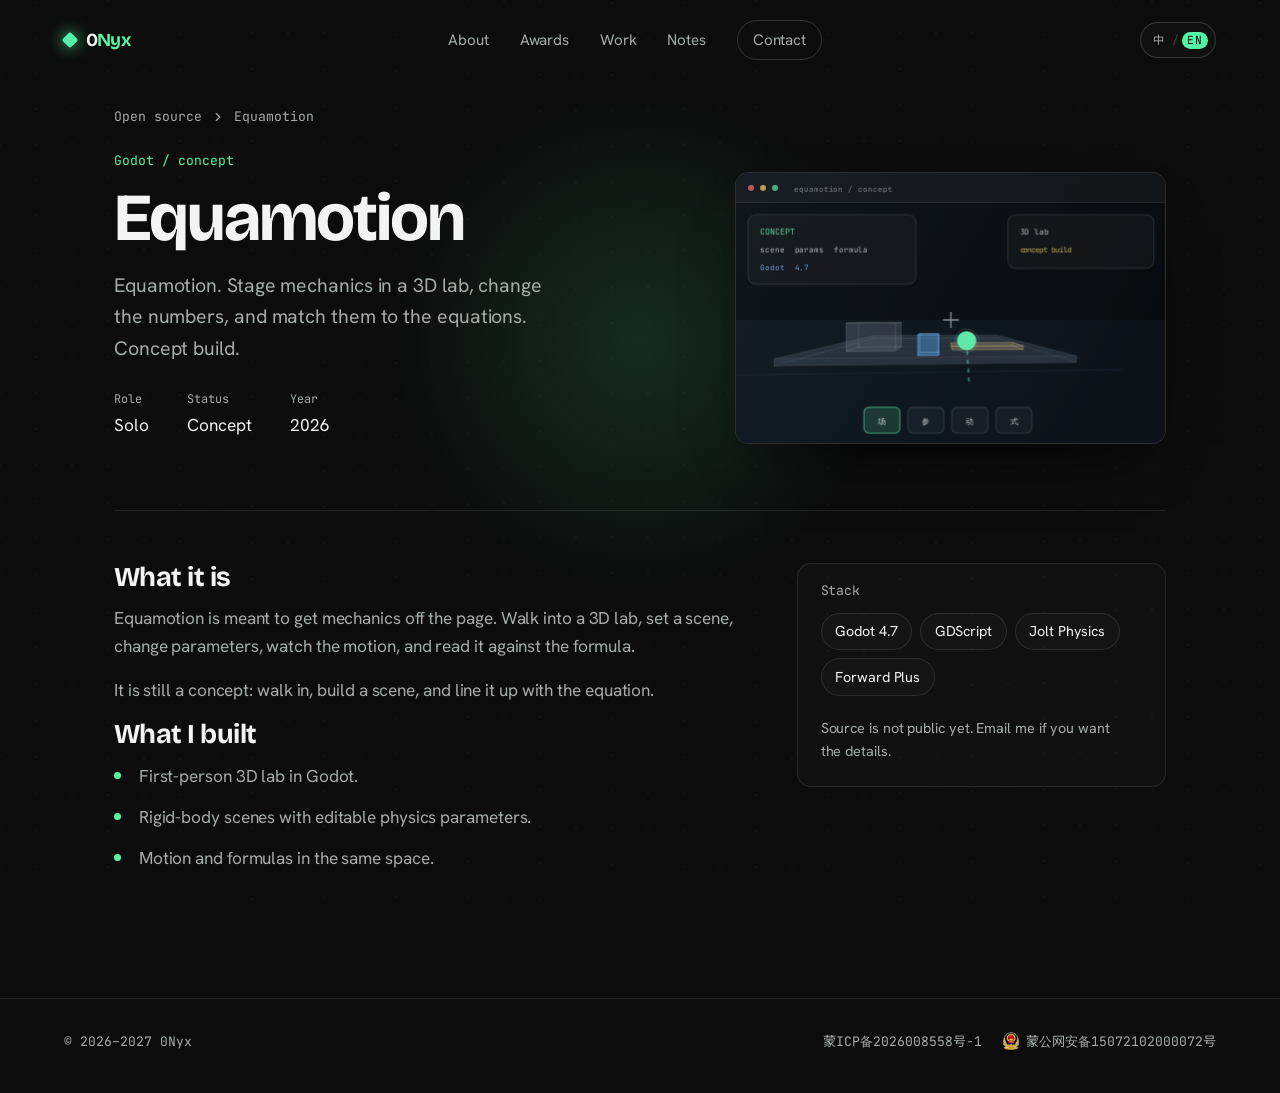
<file: projects/equamotion/index.html>
<!doctype html>
<html lang="zh-CN" data-i18n-title="meta.equaTitle">
  <head>
    <meta charset="UTF-8" />
    <meta name="viewport" content="width=device-width, initial-scale=1.0" />
    <meta name="color-scheme" content="dark" />
    <meta name="theme-color" content="#0a0a0a" />
    <link rel="icon" href="/assets/favicon.png?v=2" />
    <title>方程剧场 - 0Nyx</title>
    <meta name="description" data-i18n-content="meta.equaDesc" content="在 3D 实验室里搭物理场景，改参数看运动，再对照公式。目前是概念版。" />
    <link rel="canonical" href="https://www.0nyx.cn/projects/equamotion/" />
    <meta property="og:type" content="website" />
    <meta property="og:site_name" content="0Nyx" />
    <meta property="og:title" content="方程剧场 - 0Nyx" />
    <meta property="og:description" content="在 3D 实验室里搭物理场景，改参数看运动，再对照公式。目前是概念版。" />
    <meta property="og:url" content="https://www.0nyx.cn/projects/equamotion/" />
    <meta property="og:image" content="/assets/og.png" />
    <meta property="og:image:width" content="1200" />
    <meta property="og:image:height" content="630" />
    <meta name="twitter:card" content="summary_large_image" />
    <meta name="twitter:title" content="方程剧场 - 0Nyx" />
    <meta name="twitter:description" content="在 3D 实验室里搭物理场景，改参数看运动，再对照公式。目前是概念版。" />
    <meta name="twitter:image" content="/assets/og.png" />
    <link rel="preload" href="/assets/fonts/bricolage-grotesque-latin.woff2" as="font" type="font/woff2" crossorigin />
    <link rel="preload" href="/assets/fonts/hanken-grotesk-latin.woff2" as="font" type="font/woff2" crossorigin />
    <link rel="preload" href="/assets/fonts/jetbrains-mono-latin.woff2" as="font" type="font/woff2" crossorigin />
    <link rel="preload" href="/assets/fonts/noto-sans-sc-page.woff2" as="font" type="font/woff2" crossorigin />
    <link rel="stylesheet" href="/styles.css" />
    <link rel="stylesheet" href="/beian.css?v=20260826a" />
    <script>
            document.documentElement.classList.add("js");
      (function () {
        try {
          var q = new URLSearchParams(location.search).get("lang");
          var stored = localStorage.getItem("0nyx-lang");
          var lang = q === "en" || q === "zh" ? q : stored === "en" || stored === "zh" ? stored : /^zh/i.test((navigator.languages && navigator.languages[0]) || navigator.language || "zh") ? "zh" : "en";
          if (q === "en" || q === "zh") localStorage.setItem("0nyx-lang", q);
          document.documentElement.lang = lang === "en" ? "en" : "zh-CN";
          document.documentElement.setAttribute("data-lang", lang);
          setTimeout(function () { document.documentElement.classList.add("i18n-ready"); }, 2500);
        } catch (e) {}
      })();
    </script>
  </head>
  <body class="page-project">
    <a class="skip-link" href="#project" data-i18n="skip.project">跳到项目</a>

    <div class="page-field" aria-hidden="true">
      <canvas class="page-field__canvas" id="field"></canvas>
      <div class="page-field__glow" id="glow"></div>
    </div>

    <header class="site-header" id="top">
      <a class="brand" href="/" data-i18n-aria="brand.home" aria-label="0Nyx 首页">
        <span class="brand__mark" aria-hidden="true"></span>
        <span class="brand__text">0<span class="brand__accent">Nyx</span></span>
      </a>
      <nav class="site-nav" data-i18n-aria="nav.main" aria-label="主导航">
        <a href="/#about" data-i18n="nav.about">关于</a>
        <a href="/#awards" data-i18n="nav.awards">奖项</a>
        <a href="/#work" data-i18n="nav.work">作品</a>
        <a href="/#articles" data-i18n="nav.articles">文章</a>
        <a class="site-nav__cta" href="/#contact" data-i18n="nav.contact">联系</a>
      </nav>
            <div class="header-tools">
        <button class="lang-toggle" id="langToggle" type="button" data-i18n-aria="lang.toggle" aria-label="切换为英文">
          <span class="lang-toggle__zh">中</span>
          <span class="lang-toggle__sep" aria-hidden="true">/</span>
          <span class="lang-toggle__en">EN</span>
        </button>
        <button
        class="nav-toggle"
        id="navToggle"
        type="button"
        aria-expanded="false"
        aria-controls="mobileNav"
        data-i18n-aria="nav.open" aria-label="打开导航"
      >
        <span aria-hidden="true"></span>
        <span aria-hidden="true"></span>
      </button>
      </div>
      <nav class="mobile-nav" id="mobileNav" data-i18n-aria="nav.mobile" aria-label="移动端导航" hidden>
        <a href="/#about"><span class="mono">01</span><span data-i18n="nav.about">关于</span></a>
        <a href="/#awards"><span class="mono">02</span><span data-i18n="nav.awards">奖项</span></a>
        <a href="/#work"><span class="mono">03</span><span data-i18n="nav.work">作品</span></a>
        <a href="/#articles"><span class="mono">04</span><span data-i18n="nav.articles">文章</span></a>
        <a href="/#contact"><span class="mono">05</span><span data-i18n="nav.contact">联系</span></a>
      </nav>
    </header>
    <button class="nav-scrim" id="navScrim" type="button" data-i18n-aria="nav.scrim" aria-label="关闭导航" hidden></button>

    <main>
      <article class="section project-page" id="project">
        <p class="project-crumb mono">
          <a href="/#work" data-i18n="work.crumb">开源项目</a>
          <svg viewBox="0 0 24 24" aria-hidden="true"><path d="M9 6l6 6-6 6" /></svg>
          <span data-i18n="work.equa.title">方程剧场</span>
        </p>

        <header class="project-hero">
          <div>
            <p class="project-kicker mono" data-i18n="equa.kicker">Godot / 概念版</p>
            <h1 data-i18n="work.equa.title">方程剧场</h1>
            <p class="project-hero__lede" data-i18n="equa.lede">Equamotion。在 3D 实验室里把力学过程摆出来看，改参数，对照公式。目前是概念版。</p>
            <dl class="project-meta">
              <div>
                <dt class="mono" data-i18n="p.role">角色</dt>
                <dd data-i18n="p.indie">独立开发</dd>
              </div>
              <div>
                <dt class="mono" data-i18n="p.status">状态</dt>
                <dd data-i18n="p.concept">概念版</dd>
              </div>
              <div>
                <dt class="mono" data-i18n="p.year">年份</dt>
                <dd>2026</dd>
              </div>
            </dl>
            <div class="project-hero__actions"></div>
          </div>
          <div class="project-art">
            <canvas
              class="eq-canvas"
              id="eqCanvas"
              width="760"
              height="480"
              role="img"
              data-i18n-aria="equa.canvas" aria-label="方程剧场第一人称实验室示意动画"
             data-i18n="equa.canvas">方程剧场第一人称实验室示意图</canvas>
          </div>
        </header>

        <div class="project-grid">
          <div class="project-copy">
            <h2 data-i18n="p.what">这个项目做什么</h2>
            <p data-i18n="equa.p1">方程剧场想让力学不再停在纸面。走进一个 3D 实验室，摆出场景，改参数，看运动怎么变，再和公式对上。</p>
            <p data-i18n="equa.p2">现在还是概念版，先把「能走进去、能搭场景、能对照公式」这条主路径立住。</p>
            <h2 data-i18n="p.did">自己做了什么</h2>
            <ul class="project-points">
              <li data-i18n="equa.b1">用 Godot 搭第一人称 3D 实验室。</li>
              <li data-i18n="equa.b2">能生成刚体场景，并改物理参数。</li>
              <li data-i18n="equa.b3">把运动过程和公式放在同一空间里对照。</li>
            </ul>
          </div>
          <aside class="project-aside">
            <h2 data-i18n="p.stack">技术栈</h2>
            <ul class="tags"><li>Godot 4.7</li><li>GDScript</li><li>Jolt Physics</li><li>Forward Plus</li></ul>
            <p class="project-aside__note" data-i18n="equa.note">源码尚未公开。需要了解细节可以直接联系我。</p>
          </aside>
        </div>
      </article>
    </main>

    <footer class="site-footer">
      <span class="mono">© <span id="year">2026</span> 0Nyx</span>
      <nav class="site-footer__links mono" data-i18n-aria="footer.links" aria-label="站点链接">
        <a href="https://beian.miit.gov.cn/" target="_blank" rel="noopener">蒙ICP备2026008558号-1</a>
        <a class="beian-gongan" href="https://beian.mps.gov.cn/#/query/webSearch?code=15072102000072" target="_blank" rel="noopener"><img src="/assets/gongan.png" width="18" height="18" alt="" />蒙公网安备15072102000072号</a>
      </nav>
    </footer>

    <div class="toast" id="toast" role="status" aria-live="polite"></div>
    <script src="/script.js"></script>
  </body>
</html>
</file>
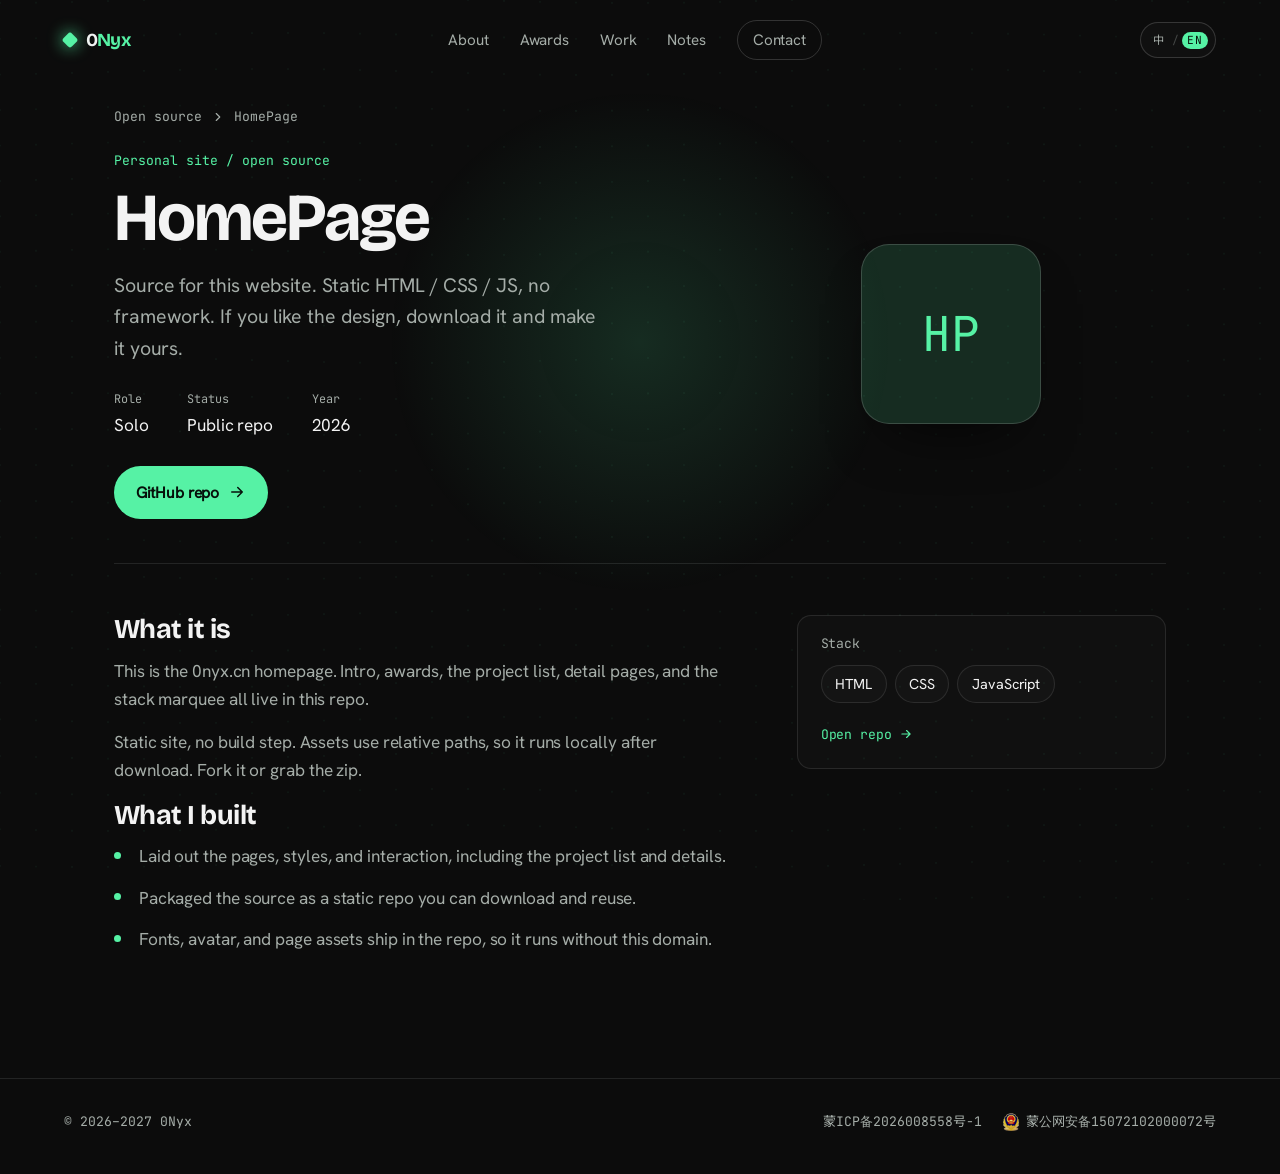
<file: projects/homepage/index.html>
<!doctype html>
<html lang="zh-CN" data-i18n-title="meta.homepageTitle">
  <head>
    <meta charset="UTF-8" />
    <meta name="viewport" content="width=device-width, initial-scale=1.0" />
    <meta name="color-scheme" content="dark" />
    <meta name="theme-color" content="#0a0a0a" />
    <link rel="icon" href="/assets/favicon.png?v=2" />
    <title>HomePage - 0Nyx</title>
    <meta name="description" data-i18n-content="meta.homepageDesc" content="这个站的源码。暗色页面、项目列表和详情页，喜欢的话可以直接拿去改。" />
    <link rel="canonical" href="https://www.0nyx.cn/projects/homepage/" />
    <meta property="og:type" content="website" />
    <meta property="og:site_name" content="0Nyx" />
    <meta property="og:title" content="HomePage - 0Nyx" />
    <meta property="og:description" content="这个站的源码。暗色页面、项目列表和详情页，喜欢的话可以直接拿去改。" />
    <meta property="og:url" content="https://www.0nyx.cn/projects/homepage/" />
    <meta property="og:image" content="/assets/og.png" />
    <meta property="og:image:width" content="1200" />
    <meta property="og:image:height" content="630" />
    <meta name="twitter:card" content="summary_large_image" />
    <meta name="twitter:title" content="HomePage - 0Nyx" />
    <meta name="twitter:description" content="这个站的源码。暗色页面、项目列表和详情页，喜欢的话可以直接拿去改。" />
    <meta name="twitter:image" content="/assets/og.png" />
    <link rel="preload" href="/assets/fonts/bricolage-grotesque-latin.woff2" as="font" type="font/woff2" crossorigin />
    <link rel="preload" href="/assets/fonts/hanken-grotesk-latin.woff2" as="font" type="font/woff2" crossorigin />
    <link rel="preload" href="/assets/fonts/jetbrains-mono-latin.woff2" as="font" type="font/woff2" crossorigin />
    <link rel="preload" href="/assets/fonts/noto-sans-sc-page.woff2" as="font" type="font/woff2" crossorigin />
    <link rel="stylesheet" href="/styles.css" />
    <link rel="stylesheet" href="/beian.css?v=20260826a" />
    <script>
            document.documentElement.classList.add("js");
      (function () {
        try {
          var q = new URLSearchParams(location.search).get("lang");
          var stored = localStorage.getItem("0nyx-lang");
          var lang = q === "en" || q === "zh" ? q : stored === "en" || stored === "zh" ? stored : /^zh/i.test((navigator.languages && navigator.languages[0]) || navigator.language || "zh") ? "zh" : "en";
          if (q === "en" || q === "zh") localStorage.setItem("0nyx-lang", q);
          document.documentElement.lang = lang === "en" ? "en" : "zh-CN";
          document.documentElement.setAttribute("data-lang", lang);
          setTimeout(function () { document.documentElement.classList.add("i18n-ready"); }, 2500);
        } catch (e) {}
      })();
    </script>
  </head>
  <body class="page-project">
    <a class="skip-link" href="#project" data-i18n="skip.project">跳到项目</a>

    <div class="page-field" aria-hidden="true">
      <canvas class="page-field__canvas" id="field"></canvas>
      <div class="page-field__glow" id="glow"></div>
    </div>

    <header class="site-header" id="top">
      <a class="brand" href="/" data-i18n-aria="brand.home" aria-label="0Nyx 首页">
        <span class="brand__mark" aria-hidden="true"></span>
        <span class="brand__text">0<span class="brand__accent">Nyx</span></span>
      </a>
      <nav class="site-nav" data-i18n-aria="nav.main" aria-label="主导航">
        <a href="/#about" data-i18n="nav.about">关于</a>
        <a href="/#awards" data-i18n="nav.awards">奖项</a>
        <a href="/#work" data-i18n="nav.work">作品</a>
        <a href="/#articles" data-i18n="nav.articles">文章</a>
        <a class="site-nav__cta" href="/#contact" data-i18n="nav.contact">联系</a>
      </nav>
            <div class="header-tools">
        <button class="lang-toggle" id="langToggle" type="button" data-i18n-aria="lang.toggle" aria-label="切换为英文">
          <span class="lang-toggle__zh">中</span>
          <span class="lang-toggle__sep" aria-hidden="true">/</span>
          <span class="lang-toggle__en">EN</span>
        </button>
        <button
        class="nav-toggle"
        id="navToggle"
        type="button"
        aria-expanded="false"
        aria-controls="mobileNav"
        data-i18n-aria="nav.open" aria-label="打开导航"
      >
        <span aria-hidden="true"></span>
        <span aria-hidden="true"></span>
      </button>
      </div>
      <nav class="mobile-nav" id="mobileNav" data-i18n-aria="nav.mobile" aria-label="移动端导航" hidden>
        <a href="/#about"><span class="mono">01</span><span data-i18n="nav.about">关于</span></a>
        <a href="/#awards"><span class="mono">02</span><span data-i18n="nav.awards">奖项</span></a>
        <a href="/#work"><span class="mono">03</span><span data-i18n="nav.work">作品</span></a>
        <a href="/#articles"><span class="mono">04</span><span data-i18n="nav.articles">文章</span></a>
        <a href="/#contact"><span class="mono">05</span><span data-i18n="nav.contact">联系</span></a>
      </nav>
    </header>
    <button class="nav-scrim" id="navScrim" type="button" data-i18n-aria="nav.scrim" aria-label="关闭导航" hidden></button>

    <main>
      <article class="section project-page" id="project">
        <p class="project-crumb mono">
          <a href="/#work" data-i18n="work.crumb">开源项目</a>
          <svg viewBox="0 0 24 24" aria-hidden="true"><path d="M9 6l6 6-6 6" /></svg>
          <span>HomePage</span>
        </p>

        <header class="project-hero">
          <div>
            <p class="project-kicker mono" data-i18n="work.homepage.tag">个人主页 / 开源</p>
            <h1>HomePage</h1>
            <p class="project-hero__lede" data-i18n="hp.lede">这个网站本身的源码。静态 HTML / CSS / JS，没有框架。喜欢这个设计的话，可以直接下载改成自己的。</p>
            <dl class="project-meta">
              <div>
                <dt class="mono" data-i18n="p.role">角色</dt>
                <dd data-i18n="p.indie">独立开发</dd>
              </div>
              <div>
                <dt class="mono" data-i18n="p.status">状态</dt>
                <dd data-i18n="p.public">公开仓库</dd>
              </div>
              <div>
                <dt class="mono" data-i18n="p.year">年份</dt>
                <dd>2026</dd>
              </div>
            </dl>
            <div class="project-hero__actions">
              <a class="btn btn--primary" href="https://github.com/MarkHayford/HomePage" rel="noopener" target="_blank"><span data-i18n="p.github">GitHub 仓库</span><svg viewBox="0 0 24 24" aria-hidden="true" class="btn__icon"><path d="M5 12h14M13 6l6 6-6 6" /></svg></a>
            </div>
          </div>
          <div class="project-art" aria-hidden="true">
            <span class="feature__glyph mono">HP</span>
          </div>
        </header>

        <div class="project-grid">
          <div class="project-copy">
            <h2 data-i18n="p.what">这个项目做什么</h2>
            <p data-i18n="hp.p1">这是 0nyx.cn 个人主页的源码。首页介绍、奖项、开源项目列表、项目详情页和技术栈轮播都在这个仓库里。</p>
            <p data-i18n="hp.p2">静态站，没有构建步骤。资源用相对路径，下载后就能本地打开。喜欢这个设计的话，可以直接 fork 或下载后改成自己的。</p>
            <h2 data-i18n="p.did">自己做了什么</h2>
            <ul class="project-points">
              <li data-i18n="hp.b1">自己做完整页面结构、样式和交互，包括项目列表和详情页。</li>
              <li data-i18n="hp.b2">把源码整理成可直接下载复用的静态仓库。</li>
              <li data-i18n="hp.b3">字体、头像和页面资源都放在仓库里，不依赖外部站点也能跑。</li>
            </ul>
          </div>
          <aside class="project-aside">
            <h2 data-i18n="p.stack">技术栈</h2>
            <ul class="tags"><li>HTML</li><li>CSS</li><li>JavaScript</li></ul>
                      <a href="https://github.com/MarkHayford/HomePage" rel="noopener" target="_blank">
            <span data-i18n="p.openRepo">打开仓库</span>
            <svg viewBox="0 0 24 24" aria-hidden="true"><path d="M5 12h14M13 6l6 6-6 6" /></svg>
          </a>
          </aside>
        </div>
      </article>
    </main>

    <footer class="site-footer">
      <span class="mono">© <span id="year">2026</span> 0Nyx</span>
      <nav class="site-footer__links mono" data-i18n-aria="footer.links" aria-label="站点链接">
        <a href="https://beian.miit.gov.cn/" target="_blank" rel="noopener">蒙ICP备2026008558号-1</a>
        <a class="beian-gongan" href="https://beian.mps.gov.cn/#/query/webSearch?code=15072102000072" target="_blank" rel="noopener"><img src="/assets/gongan.png" width="18" height="18" alt="" />蒙公网安备15072102000072号</a>
      </nav>
    </footer>

    <div class="toast" id="toast" role="status" aria-live="polite"></div>
    <script src="/script.js"></script>
  </body>
</html>
</file>
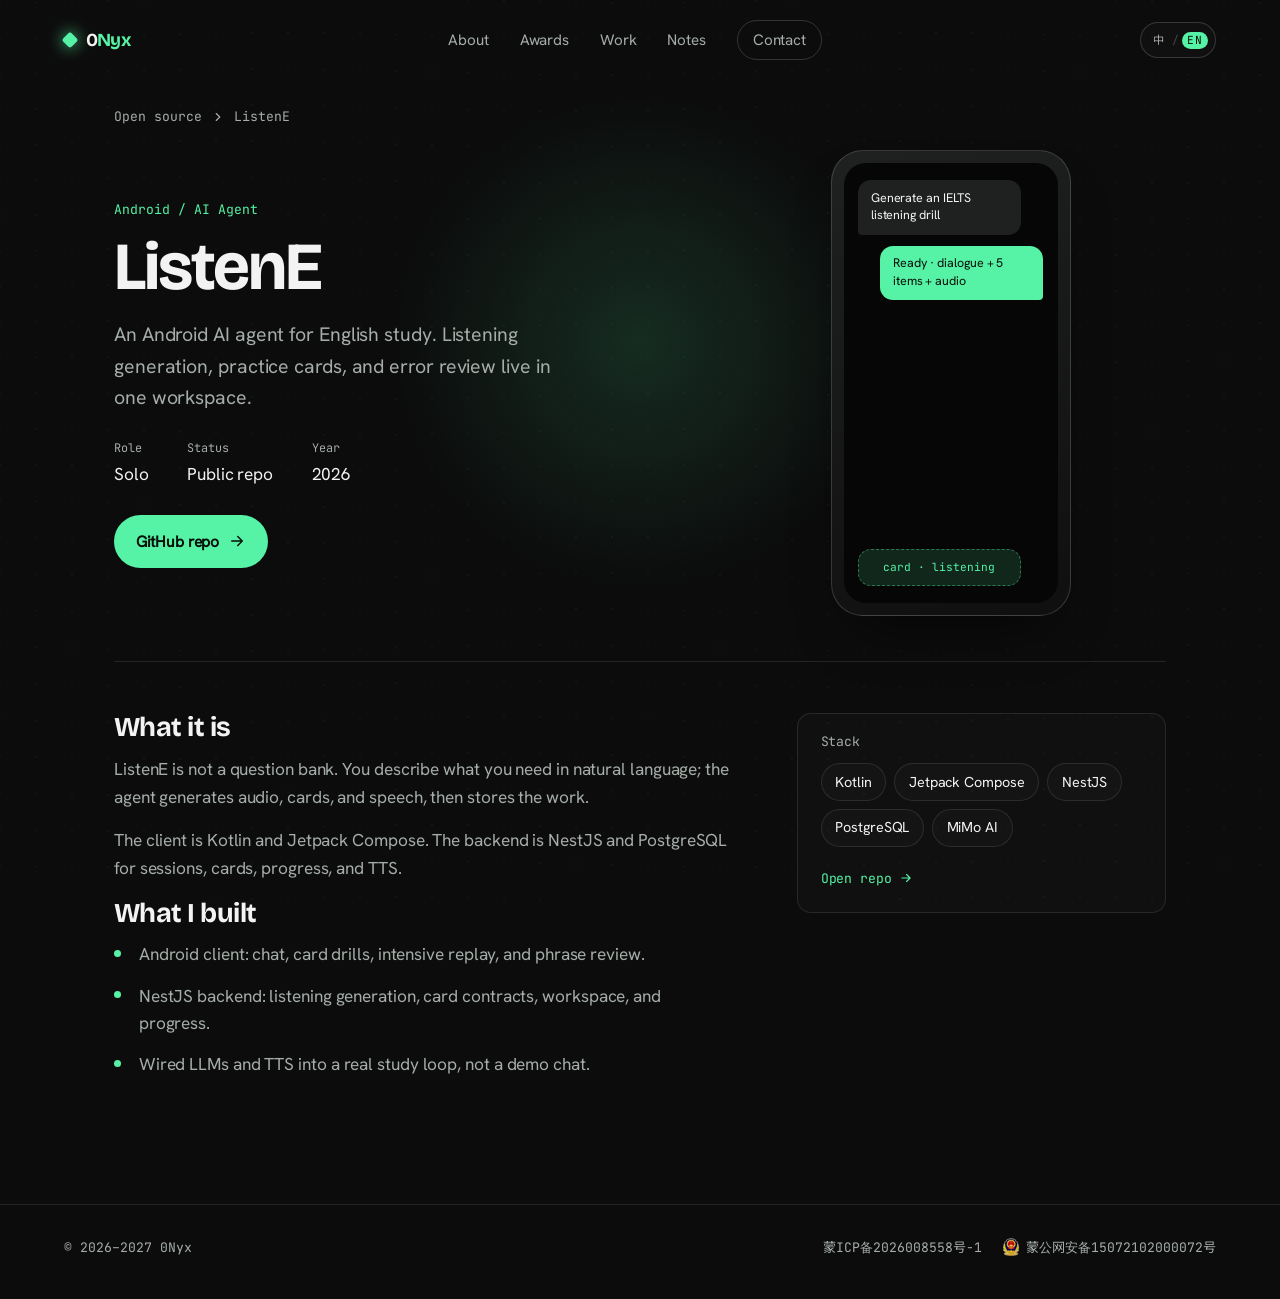
<file: projects/listene/index.html>
<!doctype html>
<html lang="zh-CN" data-i18n-title="meta.listeneTitle">
  <head>
    <meta charset="UTF-8" />
    <meta name="viewport" content="width=device-width, initial-scale=1.0" />
    <meta name="color-scheme" content="dark" />
    <meta name="theme-color" content="#0a0a0a" />
    <link rel="icon" href="/assets/favicon.png?v=2" />
    <title>ListenE - 0Nyx</title>
    <meta name="description" data-i18n-content="meta.listeneDesc" content="面向英语学习的 Android AI Agent。生成听力素材与练习卡片，支持精听和错因复盘。" />
    <link rel="canonical" href="https://www.0nyx.cn/projects/listene/" />
    <meta property="og:type" content="website" />
    <meta property="og:site_name" content="0Nyx" />
    <meta property="og:title" content="ListenE - 0Nyx" />
    <meta property="og:description" content="面向英语学习的 Android AI Agent。生成听力素材与练习卡片，支持精听和错因复盘。" />
    <meta property="og:url" content="https://www.0nyx.cn/projects/listene/" />
    <meta property="og:image" content="/assets/og.png" />
    <meta property="og:image:width" content="1200" />
    <meta property="og:image:height" content="630" />
    <meta name="twitter:card" content="summary_large_image" />
    <meta name="twitter:title" content="ListenE - 0Nyx" />
    <meta name="twitter:description" content="面向英语学习的 Android AI Agent。生成听力素材与练习卡片，支持精听和错因复盘。" />
    <meta name="twitter:image" content="/assets/og.png" />
    <link rel="preload" href="/assets/fonts/bricolage-grotesque-latin.woff2" as="font" type="font/woff2" crossorigin />
    <link rel="preload" href="/assets/fonts/hanken-grotesk-latin.woff2" as="font" type="font/woff2" crossorigin />
    <link rel="preload" href="/assets/fonts/jetbrains-mono-latin.woff2" as="font" type="font/woff2" crossorigin />
    <link rel="preload" href="/assets/fonts/noto-sans-sc-page.woff2" as="font" type="font/woff2" crossorigin />
    <link rel="stylesheet" href="/styles.css" />
    <link rel="stylesheet" href="/beian.css?v=20260826a" />
    <script>
            document.documentElement.classList.add("js");
      (function () {
        try {
          var q = new URLSearchParams(location.search).get("lang");
          var stored = localStorage.getItem("0nyx-lang");
          var lang = q === "en" || q === "zh" ? q : stored === "en" || stored === "zh" ? stored : /^zh/i.test((navigator.languages && navigator.languages[0]) || navigator.language || "zh") ? "zh" : "en";
          if (q === "en" || q === "zh") localStorage.setItem("0nyx-lang", q);
          document.documentElement.lang = lang === "en" ? "en" : "zh-CN";
          document.documentElement.setAttribute("data-lang", lang);
          setTimeout(function () { document.documentElement.classList.add("i18n-ready"); }, 2500);
        } catch (e) {}
      })();
    </script>
  </head>
  <body class="page-project">
    <a class="skip-link" href="#project" data-i18n="skip.project">跳到项目</a>

    <div class="page-field" aria-hidden="true">
      <canvas class="page-field__canvas" id="field"></canvas>
      <div class="page-field__glow" id="glow"></div>
    </div>

    <header class="site-header" id="top">
      <a class="brand" href="/" data-i18n-aria="brand.home" aria-label="0Nyx 首页">
        <span class="brand__mark" aria-hidden="true"></span>
        <span class="brand__text">0<span class="brand__accent">Nyx</span></span>
      </a>
      <nav class="site-nav" data-i18n-aria="nav.main" aria-label="主导航">
        <a href="/#about" data-i18n="nav.about">关于</a>
        <a href="/#awards" data-i18n="nav.awards">奖项</a>
        <a href="/#work" data-i18n="nav.work">作品</a>
        <a href="/#articles" data-i18n="nav.articles">文章</a>
        <a class="site-nav__cta" href="/#contact" data-i18n="nav.contact">联系</a>
      </nav>
            <div class="header-tools">
        <button class="lang-toggle" id="langToggle" type="button" data-i18n-aria="lang.toggle" aria-label="切换为英文">
          <span class="lang-toggle__zh">中</span>
          <span class="lang-toggle__sep" aria-hidden="true">/</span>
          <span class="lang-toggle__en">EN</span>
        </button>
        <button
        class="nav-toggle"
        id="navToggle"
        type="button"
        aria-expanded="false"
        aria-controls="mobileNav"
        data-i18n-aria="nav.open" aria-label="打开导航"
      >
        <span aria-hidden="true"></span>
        <span aria-hidden="true"></span>
      </button>
      </div>
      <nav class="mobile-nav" id="mobileNav" data-i18n-aria="nav.mobile" aria-label="移动端导航" hidden>
        <a href="/#about"><span class="mono">01</span><span data-i18n="nav.about">关于</span></a>
        <a href="/#awards"><span class="mono">02</span><span data-i18n="nav.awards">奖项</span></a>
        <a href="/#work"><span class="mono">03</span><span data-i18n="nav.work">作品</span></a>
        <a href="/#articles"><span class="mono">04</span><span data-i18n="nav.articles">文章</span></a>
        <a href="/#contact"><span class="mono">05</span><span data-i18n="nav.contact">联系</span></a>
      </nav>
    </header>
    <button class="nav-scrim" id="navScrim" type="button" data-i18n-aria="nav.scrim" aria-label="关闭导航" hidden></button>

    <main>
      <article class="section project-page" id="project">
        <p class="project-crumb mono">
          <a href="/#work" data-i18n="work.crumb">开源项目</a>
          <svg viewBox="0 0 24 24" aria-hidden="true"><path d="M9 6l6 6-6 6" /></svg>
          <span>ListenE</span>
        </p>

        <header class="project-hero">
          <div>
            <p class="project-kicker mono">Android / AI Agent</p>
            <h1>ListenE</h1>
            <p class="project-hero__lede" data-i18n="listene.lede">一个面向英语学习的 Android AI Agent。把听力生成、练习卡片和错因复盘收进可持续的工作区。</p>
            <dl class="project-meta">
              <div>
                <dt class="mono" data-i18n="p.role">角色</dt>
                <dd data-i18n="p.indie">独立开发</dd>
              </div>
              <div>
                <dt class="mono" data-i18n="p.status">状态</dt>
                <dd data-i18n="p.public">公开仓库</dd>
              </div>
              <div>
                <dt class="mono" data-i18n="p.year">年份</dt>
                <dd>2026</dd>
              </div>
            </dl>
            <div class="project-hero__actions">
              <a class="btn btn--primary" href="https://github.com/MarkHayford/ListenE" rel="noopener" target="_blank"><span data-i18n="p.github">GitHub 仓库</span><svg viewBox="0 0 24 24" aria-hidden="true" class="btn__icon"><path d="M5 12h14M13 6l6 6-6 6" /></svg></a>
            </div>
          </div>
          <div class="project-art">
            <div class="device" aria-hidden="true">
              <div class="device__screen">
                <span class="device__bubble device__bubble--in" data-i18n="listene.bubble1">生成一段雅思听力练习</span>
                <span class="device__bubble device__bubble--out" data-i18n="listene.bubble2">已生成 · 对话 + 5 题 + 音频</span>
                <span class="device__bubble device__bubble--card mono">card · listening</span>
              </div>
            </div>
          </div>
        </header>

        <div class="project-grid">
          <div class="project-copy">
            <h2 data-i18n="p.what">这个项目做什么</h2>
            <p data-i18n="listene.p1">ListenE 不是题库 App。用户用自然语言提出学习需求，Agent 生成听力素材、练习卡片和音频，再把过程沉淀进工作区。</p>
            <p data-i18n="listene.p2">客户端是 Kotlin 与 Jetpack Compose。后端用 NestJS 和 PostgreSQL 管会话、卡片、进度和 TTS 生成。</p>
            <h2 data-i18n="p.did">自己做了什么</h2>
            <ul class="project-points">
              <li data-i18n="listene.b1">自己写 Android 客户端：聊天、卡片练习、精听回放、词句复盘。</li>
              <li data-i18n="listene.b2">自己搭 NestJS 后端：听力生成、卡片契约、学习工作区和进度。</li>
              <li data-i18n="listene.b3">把大模型和 TTS 接到真实学习流程里，而不是停在演示对话。</li>
            </ul>
          </div>
          <aside class="project-aside">
            <h2 data-i18n="p.stack">技术栈</h2>
            <ul class="tags"><li>Kotlin</li><li>Jetpack Compose</li><li>NestJS</li><li>PostgreSQL</li><li>MiMo AI</li></ul>
                      <a href="https://github.com/MarkHayford/ListenE" rel="noopener" target="_blank">
            <span data-i18n="p.openRepo">打开仓库</span>
            <svg viewBox="0 0 24 24" aria-hidden="true"><path d="M5 12h14M13 6l6 6-6 6" /></svg>
          </a>
          </aside>
        </div>
      </article>
    </main>

    <footer class="site-footer">
      <span class="mono">© <span id="year">2026</span> 0Nyx</span>
      <nav class="site-footer__links mono" data-i18n-aria="footer.links" aria-label="站点链接">
        <a href="https://beian.miit.gov.cn/" target="_blank" rel="noopener">蒙ICP备2026008558号-1</a>
        <a class="beian-gongan" href="https://beian.mps.gov.cn/#/query/webSearch?code=15072102000072" target="_blank" rel="noopener"><img src="/assets/gongan.png" width="18" height="18" alt="" />蒙公网安备15072102000072号</a>
      </nav>
    </footer>

    <div class="toast" id="toast" role="status" aria-live="polite"></div>
    <script src="/script.js"></script>
  </body>
</html>
</file>
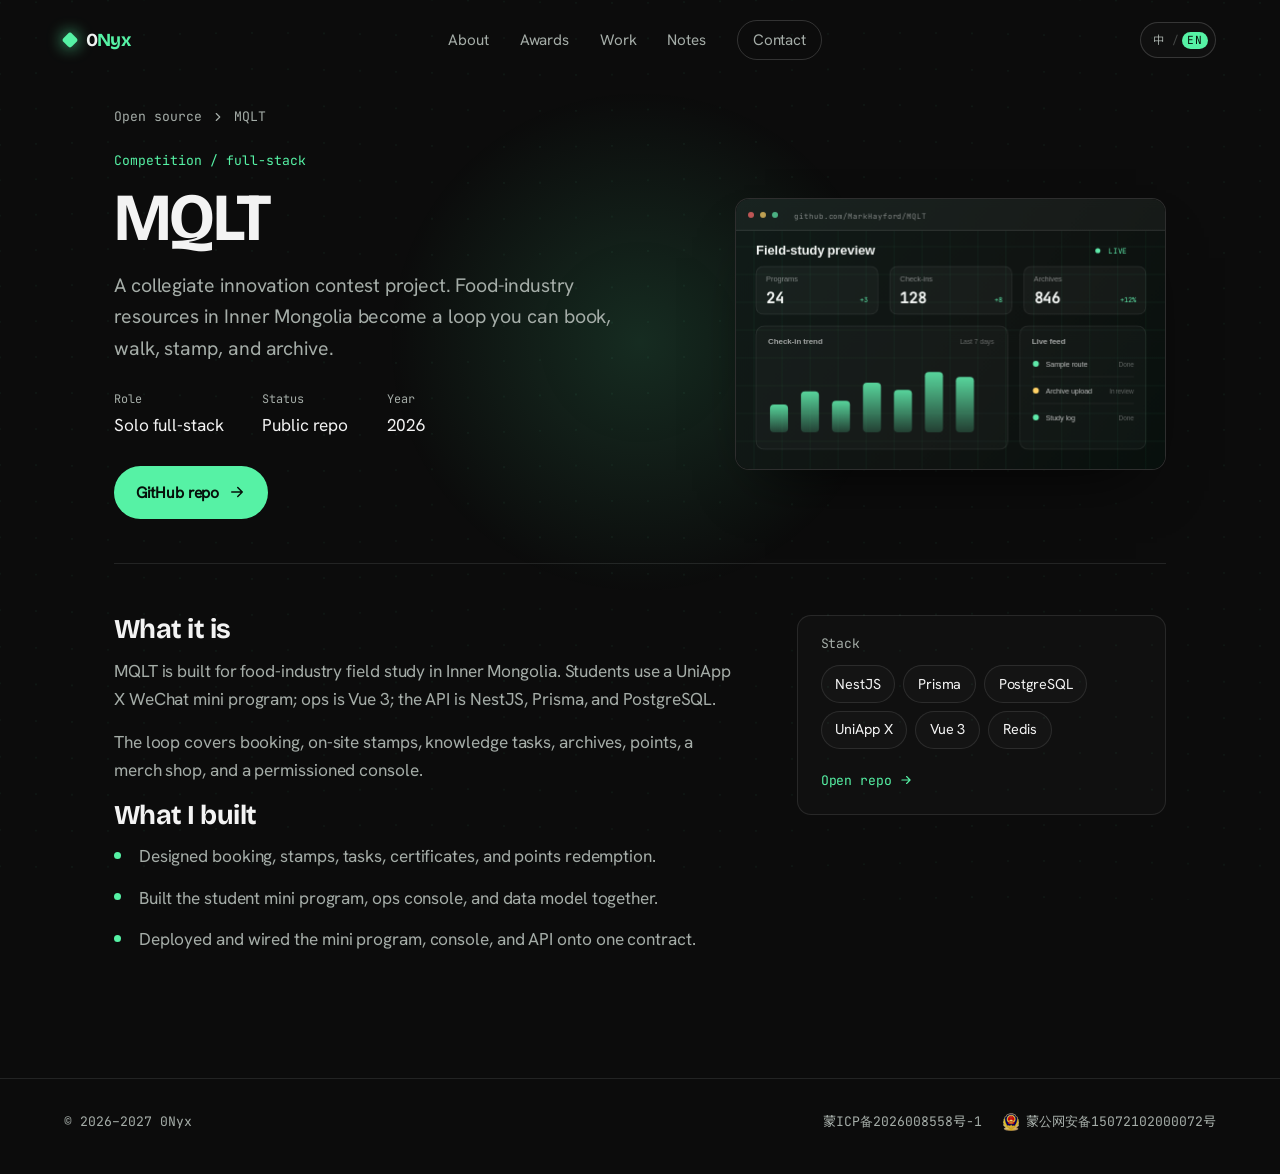
<file: projects/mqlt/index.html>
<!doctype html>
<html lang="zh-CN" data-i18n-title="meta.mqltTitle">
  <head>
    <meta charset="UTF-8" />
    <meta name="viewport" content="width=device-width, initial-scale=1.0" />
    <meta name="color-scheme" content="dark" />
    <meta name="theme-color" content="#0a0a0a" />
    <link rel="icon" href="/assets/favicon.png?v=2" />
    <title>蒙企链探 - 0Nyx</title>
    <meta name="description" data-i18n-content="meta.mqltDesc" content="内蒙古食品产业研学平台。预约、导览打卡、成果沉淀，再接到积分商城和运营后台。" />
    <link rel="canonical" href="https://www.0nyx.cn/projects/mqlt/" />
    <meta property="og:type" content="website" />
    <meta property="og:site_name" content="0Nyx" />
    <meta property="og:title" content="蒙企链探 - 0Nyx" />
    <meta property="og:description" content="内蒙古食品产业研学平台。预约、导览打卡、成果沉淀，再接到积分商城和运营后台。" />
    <meta property="og:url" content="https://www.0nyx.cn/projects/mqlt/" />
    <meta property="og:image" content="/assets/og.png" />
    <meta property="og:image:width" content="1200" />
    <meta property="og:image:height" content="630" />
    <meta name="twitter:card" content="summary_large_image" />
    <meta name="twitter:title" content="蒙企链探 - 0Nyx" />
    <meta name="twitter:description" content="内蒙古食品产业研学平台。预约、导览打卡、成果沉淀，再接到积分商城和运营后台。" />
    <meta name="twitter:image" content="/assets/og.png" />
    <link rel="preload" href="/assets/fonts/bricolage-grotesque-latin.woff2" as="font" type="font/woff2" crossorigin />
    <link rel="preload" href="/assets/fonts/hanken-grotesk-latin.woff2" as="font" type="font/woff2" crossorigin />
    <link rel="preload" href="/assets/fonts/jetbrains-mono-latin.woff2" as="font" type="font/woff2" crossorigin />
    <link rel="preload" href="/assets/fonts/noto-sans-sc-page.woff2" as="font" type="font/woff2" crossorigin />
    <link rel="stylesheet" href="/styles.css" />
    <link rel="stylesheet" href="/beian.css?v=20260826a" />
    <script>
            document.documentElement.classList.add("js");
      (function () {
        try {
          var q = new URLSearchParams(location.search).get("lang");
          var stored = localStorage.getItem("0nyx-lang");
          var lang = q === "en" || q === "zh" ? q : stored === "en" || stored === "zh" ? stored : /^zh/i.test((navigator.languages && navigator.languages[0]) || navigator.language || "zh") ? "zh" : "en";
          if (q === "en" || q === "zh") localStorage.setItem("0nyx-lang", q);
          document.documentElement.lang = lang === "en" ? "en" : "zh-CN";
          document.documentElement.setAttribute("data-lang", lang);
          setTimeout(function () { document.documentElement.classList.add("i18n-ready"); }, 2500);
        } catch (e) {}
      })();
    </script>
  </head>
  <body class="page-project">
    <a class="skip-link" href="#project" data-i18n="skip.project">跳到项目</a>

    <div class="page-field" aria-hidden="true">
      <canvas class="page-field__canvas" id="field"></canvas>
      <div class="page-field__glow" id="glow"></div>
    </div>

    <header class="site-header" id="top">
      <a class="brand" href="/" data-i18n-aria="brand.home" aria-label="0Nyx 首页">
        <span class="brand__mark" aria-hidden="true"></span>
        <span class="brand__text">0<span class="brand__accent">Nyx</span></span>
      </a>
      <nav class="site-nav" data-i18n-aria="nav.main" aria-label="主导航">
        <a href="/#about" data-i18n="nav.about">关于</a>
        <a href="/#awards" data-i18n="nav.awards">奖项</a>
        <a href="/#work" data-i18n="nav.work">作品</a>
        <a href="/#articles" data-i18n="nav.articles">文章</a>
        <a class="site-nav__cta" href="/#contact" data-i18n="nav.contact">联系</a>
      </nav>
            <div class="header-tools">
        <button class="lang-toggle" id="langToggle" type="button" data-i18n-aria="lang.toggle" aria-label="切换为英文">
          <span class="lang-toggle__zh">中</span>
          <span class="lang-toggle__sep" aria-hidden="true">/</span>
          <span class="lang-toggle__en">EN</span>
        </button>
        <button
        class="nav-toggle"
        id="navToggle"
        type="button"
        aria-expanded="false"
        aria-controls="mobileNav"
        data-i18n-aria="nav.open" aria-label="打开导航"
      >
        <span aria-hidden="true"></span>
        <span aria-hidden="true"></span>
      </button>
      </div>
      <nav class="mobile-nav" id="mobileNav" data-i18n-aria="nav.mobile" aria-label="移动端导航" hidden>
        <a href="/#about"><span class="mono">01</span><span data-i18n="nav.about">关于</span></a>
        <a href="/#awards"><span class="mono">02</span><span data-i18n="nav.awards">奖项</span></a>
        <a href="/#work"><span class="mono">03</span><span data-i18n="nav.work">作品</span></a>
        <a href="/#articles"><span class="mono">04</span><span data-i18n="nav.articles">文章</span></a>
        <a href="/#contact"><span class="mono">05</span><span data-i18n="nav.contact">联系</span></a>
      </nav>
    </header>
    <button class="nav-scrim" id="navScrim" type="button" data-i18n-aria="nav.scrim" aria-label="关闭导航" hidden></button>

    <main>
      <article class="section project-page" id="project">
        <p class="project-crumb mono">
          <a href="/#work" data-i18n="work.crumb">开源项目</a>
          <svg viewBox="0 0 24 24" aria-hidden="true"><path d="M9 6l6 6-6 6" /></svg>
          <span data-i18n="work.mqlt.title">蒙企链探</span>
        </p>

        <header class="project-hero">
          <div>
            <p class="project-kicker mono" data-i18n="work.mqlt.tag">大创赛 / 全栈</p>
            <h1 data-i18n="work.mqlt.title">蒙企链探</h1>
            <p class="project-hero__lede" data-i18n="mqlt.lede">大学生创新创业大赛项目。把内蒙古食品企业资源做成可预约、可导览打卡、可沉淀成果的研学闭环。</p>
            <dl class="project-meta">
              <div>
                <dt class="mono" data-i18n="p.role">角色</dt>
                <dd data-i18n="p.indieFull">独立全栈</dd>
              </div>
              <div>
                <dt class="mono" data-i18n="p.status">状态</dt>
                <dd data-i18n="p.public">公开仓库</dd>
              </div>
              <div>
                <dt class="mono" data-i18n="p.year">年份</dt>
                <dd>2026</dd>
              </div>
            </dl>
            <div class="project-hero__actions">
              <a class="btn btn--primary" href="https://github.com/MarkHayford/MQLT" rel="noopener" target="_blank"><span data-i18n="p.github">GitHub 仓库</span><svg viewBox="0 0 24 24" aria-hidden="true" class="btn__icon"><path d="M5 12h14M13 6l6 6-6 6" /></svg></a>
            </div>
          </div>
          <div class="project-art">
            <canvas
              class="mqlt-canvas"
              id="mqltCanvas"
              width="760"
              height="480"
              role="img"
              data-i18n-aria="mqlt.canvas" aria-label="蒙企链探研学运营数据看板示意图"
             data-i18n="mqlt.canvas">蒙企链探研学运营数据看板示意图</canvas>
          </div>
        </header>

        <div class="project-grid">
          <div class="project-copy">
            <h2 data-i18n="p.what">这个项目做什么</h2>
            <p data-i18n="mqlt.p1">蒙企链探面向内蒙古食品产业研学。学生端是 UniApp X 微信小程序，运营后台是 Vue 3，后端是 NestJS、Prisma 和 PostgreSQL。</p>
            <p data-i18n="mqlt.p2">完整链路包括研学预约、现场导览打卡、知识任务、成果档案、积分成长、文创商城和权限后台。</p>
            <h2 data-i18n="p.did">自己做了什么</h2>
            <ul class="project-points">
              <li data-i18n="mqlt.b1">设计并实现研学预约、打卡、任务、证书和积分兑换。</li>
              <li data-i18n="mqlt.b2">同时做学生端小程序、运营后台和后端数据模型。</li>
              <li data-i18n="mqlt.b3">自己完成部署和联调，把小程序、后台和后端接到同一套接口上。</li>
            </ul>
          </div>
          <aside class="project-aside">
            <h2 data-i18n="p.stack">技术栈</h2>
            <ul class="tags"><li>NestJS</li><li>Prisma</li><li>PostgreSQL</li><li>UniApp X</li><li>Vue 3</li><li>Redis</li></ul>
                      <a href="https://github.com/MarkHayford/MQLT" rel="noopener" target="_blank">
            <span data-i18n="p.openRepo">打开仓库</span>
            <svg viewBox="0 0 24 24" aria-hidden="true"><path d="M5 12h14M13 6l6 6-6 6" /></svg>
          </a>
          </aside>
        </div>
      </article>
    </main>

    <footer class="site-footer">
      <span class="mono">© <span id="year">2026</span> 0Nyx</span>
      <nav class="site-footer__links mono" data-i18n-aria="footer.links" aria-label="站点链接">
        <a href="https://beian.miit.gov.cn/" target="_blank" rel="noopener">蒙ICP备2026008558号-1</a>
        <a class="beian-gongan" href="https://beian.mps.gov.cn/#/query/webSearch?code=15072102000072" target="_blank" rel="noopener"><img src="/assets/gongan.png" width="18" height="18" alt="" />蒙公网安备15072102000072号</a>
      </nav>
    </footer>

    <div class="toast" id="toast" role="status" aria-live="polite"></div>
    <script src="/script.js"></script>
  </body>
</html>
</file>
<file: styles.css>
/* ============================================================
   0Nyx — personal homepage
   Theme: near-black surface, single luminous jade signal.
   ============================================================ */

/* ---------- Self-hosted fonts (latin subsets, variable) ---------- */

@font-face {
  font-family: "Bricolage Grotesque";
  font-style: normal;
  font-weight: 700;
  font-display: swap;
  src: url("/assets/fonts/bricolage-grotesque-latin.woff2") format("woff2");
}
@font-face {
  font-family: "Hanken Grotesk";
  font-style: normal;
  font-weight: 400;
  font-display: swap;
  src: url("/assets/fonts/hanken-grotesk-latin.woff2") format("woff2");
}
@font-face {
  font-family: "JetBrains Mono";
  font-style: normal;
  font-weight: 400;
  font-display: swap;
  src: url("/assets/fonts/jetbrains-mono-latin.woff2") format("woff2");
}
@font-face {
  font-family: "Noto Sans SC Subset";
  font-style: normal;
  font-weight: 400;
  font-display: swap;
  src: url("/assets/fonts/noto-sans-sc-page.woff2") format("woff2");
}

:root {
  /* Color — OKLCH, Committed dark strategy */
  --bg: oklch(0.155 0 0);
  --bg-2: oklch(0.125 0 0);
  --surface: oklch(0.205 0.004 160);
  --surface-2: oklch(0.245 0.006 160);
  --line: oklch(1 0 0 / 0.1);
  --line-strong: oklch(1 0 0 / 0.16);
  --ink: oklch(0.965 0 0);
  --muted: oklch(0.74 0.012 160);
  --signal: oklch(0.86 0.17 158);
  --signal-deep: oklch(0.72 0.15 160);
  --signal-soft: oklch(0.86 0.17 158 / 0.14);
  --on-signal: oklch(0.16 0.02 160);

  /* Type */
  --font-cjk: "Noto Sans SC Subset", "PingFang SC", "HarmonyOS Sans SC",
    "MiSans", "HONOR Sans CN", "Source Han Sans SC", "Microsoft YaHei";
  --font-display: "Bricolage Grotesque", var(--font-cjk), system-ui, sans-serif;
  --font-body: "Hanken Grotesk", var(--font-cjk), system-ui, -apple-system, "Segoe UI", sans-serif;
  --font-mono: "JetBrains Mono", ui-monospace, "SFMono-Regular", Menlo, var(--font-cjk), monospace;

  /* Space + shape */
  --gutter: clamp(1.25rem, 5vw, 6rem);
  --maxw: 1180px;
  --radius: 14px;
  --radius-sm: 10px;

  /* Motion */
  --ease: cubic-bezier(0.22, 1, 0.36, 1);
  --ease-out: cubic-bezier(0.16, 1, 0.3, 1);

  /* z-index scale */
  --z-canvas: 0;
  --z-base: 1;
  --z-header: 50;
  --z-toast: 80;
}

* { box-sizing: border-box; }

html {
  scroll-behavior: smooth;
  -webkit-text-size-adjust: 100%;
}

@media (prefers-reduced-motion: reduce) {
  html { scroll-behavior: auto; }
}

body {
  margin: 0;
  background: var(--bg);
  color: var(--ink);
  font-family: var(--font-body);
  font-size: clamp(1rem, 0.96rem + 0.2vw, 1.08rem);
  line-height: 1.6;
  letter-spacing: -0.005em;
  -webkit-font-smoothing: antialiased;
  text-rendering: optimizeLegibility;
  overflow-x: hidden;
  isolation: isolate;
}

/* Full-page pointer field: fixed viewport canvas, lattice in page space
   so dots scroll with the document; glow stays under the cursor. */
.page-field {
  position: fixed;
  inset: 0;
  z-index: var(--z-canvas);
  pointer-events: none;
  overflow: hidden;
}
.page-field__canvas {
  position: absolute;
  inset: 0;
  width: 100%;
  height: 100%;
  opacity: 0.9;
  display: block;
  max-width: none;
}
.page-field__glow {
  position: absolute;
  inset: 0;
  pointer-events: none;
  background: radial-gradient(
    420px circle at var(--mx, 50%) var(--my, 38%),
    var(--signal-soft),
    transparent 60%
  );
  transition: opacity 0.35s var(--ease);
}

/* Content above the field */
.site-header,
main,
.site-footer {
  position: relative;
  z-index: var(--z-base);
}

img, svg, canvas { display: block; max-width: 100%; }

a { color: inherit; text-decoration: none; }

h1, h2, h3 {
  margin: 0;
  font-family: var(--font-display);
  font-weight: 700;
  line-height: 1.04;
  letter-spacing: -0.02em;
  text-wrap: balance;
}

p { text-wrap: pretty; }

ul { margin: 0; padding: 0; list-style: none; }

.mono {
  font-family: var(--font-mono);
  font-weight: 400;
  letter-spacing: 0;
}

::selection {
  background: var(--signal);
  color: var(--on-signal);
}

:focus-visible {
  outline: 2px solid var(--signal);
  outline-offset: 3px;
  border-radius: 4px;
}

.skip-link {
  position: fixed;
  top: -120px;
  left: 1rem;
  z-index: var(--z-toast);
  background: var(--signal);
  color: var(--on-signal);
  padding: 0.6rem 1rem;
  border-radius: var(--radius-sm);
  font-family: var(--font-mono);
  font-size: 0.85rem;
  transition: top 0.25s var(--ease);
}
.skip-link:focus { top: 1rem; }

.visually-hidden {
  position: absolute;
  width: 1px;
  height: 1px;
  padding: 0;
  margin: -1px;
  overflow: hidden;
  clip: rect(0, 0, 0, 0);
  white-space: nowrap;
  border: 0;
}

/* ---------- Header ---------- */

.site-header {
  position: fixed;
  inset: 0 0 auto 0;
  z-index: var(--z-header);
  display: flex;
  align-items: center;
  justify-content: space-between;
  gap: 1rem;
  padding: clamp(0.9rem, 1.6vw, 1.4rem) var(--gutter);
  transition: background 0.4s var(--ease), border-color 0.4s var(--ease),
    backdrop-filter 0.4s var(--ease);
  border-bottom: 1px solid transparent;
}
.site-header.is-scrolled {
  background: oklch(0.155 0 0 / 0.72);
  backdrop-filter: blur(14px) saturate(1.4);
  -webkit-backdrop-filter: blur(14px) saturate(1.4);
  border-bottom-color: var(--line);
}

.brand {
  display: inline-flex;
  align-items: center;
  gap: 0.6rem;
  font-family: var(--font-display);
  font-weight: 800;
  font-size: 1.15rem;
  letter-spacing: -0.03em;
}
.brand__mark {
  width: 12px;
  height: 12px;
  border-radius: 3px;
  background: var(--signal);
  box-shadow: 0 0 16px var(--signal);
  transform: rotate(45deg);
}
.brand__accent { color: var(--signal); }

.site-nav {
  display: flex;
  align-items: center;
  gap: clamp(1rem, 2.4vw, 2.1rem);
  font-size: 0.95rem;
}
.site-nav a { color: var(--muted); position: relative; transition: color 0.25s var(--ease); }
.site-nav a:not(.site-nav__cta)::after {
  content: "";
  position: absolute;
  left: 0;
  bottom: -5px;
  width: 100%;
  height: 1px;
  background: var(--signal);
  transform: scaleX(0);
  transform-origin: left;
  transition: transform 0.35s var(--ease);
}
.site-nav a:hover { color: var(--ink); }
.site-nav a:not(.site-nav__cta):hover::after { transform: scaleX(1); }
.site-nav a.is-active:not(.site-nav__cta) { color: var(--ink); }
.site-nav a.is-active:not(.site-nav__cta)::after { transform: scaleX(1); }
.site-nav__cta.is-active { border-color: var(--signal); color: var(--signal); }
.site-nav__cta {
  color: var(--ink);
  border: 1px solid var(--line-strong);
  padding: 0.42rem 0.95rem;
  border-radius: 999px;
  transition: border-color 0.25s var(--ease), color 0.25s var(--ease), background 0.25s var(--ease);
}
.site-nav__cta:hover { border-color: var(--signal); color: var(--signal); }

.header-tools {
  display: flex;
  align-items: center;
  gap: 0.5rem;
  flex-shrink: 0;
}
.lang-toggle {
  display: inline-flex;
  align-items: center;
  gap: 0.08rem;
  height: 36px;
  padding: 0 0.42rem;
  border: 1px solid var(--line-strong);
  border-radius: 999px;
  background: oklch(1 0 0 / 0.02);
  color: var(--muted);
  font-family: var(--font-mono);
  font-size: 0.7rem;
  letter-spacing: 0.06em;
  cursor: pointer;
  transition: border-color 0.25s var(--ease), color 0.25s var(--ease);
}
.lang-toggle:hover { color: var(--ink); border-color: var(--signal); }
.lang-toggle__zh,
.lang-toggle__en {
  min-width: 1.35rem;
  padding: 0.2rem 0.34rem;
  border-radius: 999px;
  line-height: 1;
}
.lang-toggle__sep { opacity: 0.35; padding: 0 0.04rem; }
html[data-lang="zh"] .lang-toggle__zh,
html[data-lang="en"] .lang-toggle__en {
  color: var(--on-signal);
  background: var(--signal);
}
html.js[data-lang="en"]:not(.i18n-ready) body {
  visibility: hidden;
}

.nav-toggle,
.mobile-nav,
.nav-scrim {
  display: none;
}

@media (max-width: 560px) {
  body.is-nav-open { overflow: hidden; }
  .nav-scrim {
    position: fixed;
    inset: 0;
    z-index: 49;
    display: block;
    padding: 0;
    border: 0;
    background: oklch(0.08 0 0 / 0.58);
    backdrop-filter: blur(5px);
    -webkit-backdrop-filter: blur(5px);
  }
  .nav-scrim[hidden] { display: none; }
  .site-header.is-menu-open {
    background: oklch(0.155 0 0 / 0.94);
    border-bottom-color: var(--line);
    backdrop-filter: blur(18px) saturate(1.4);
    -webkit-backdrop-filter: blur(18px) saturate(1.4);
  }
  .site-nav { display: none; }
  .lang-toggle { height: 42px; }
  .nav-toggle {
    display: inline-grid;
    place-content: center;
    gap: 6px;
    width: 42px;
    height: 42px;
    padding: 0;
    border: 1px solid var(--line-strong);
    border-radius: 999px;
    background: oklch(1 0 0 / 0.02);
    color: var(--ink);
    cursor: pointer;
  }
  .nav-toggle span {
    width: 16px;
    height: 1px;
    background: currentColor;
    transition: transform 0.3s var(--ease);
  }
  .nav-toggle[aria-expanded="true"] span:first-child { transform: translateY(3.5px) rotate(45deg); }
  .nav-toggle[aria-expanded="true"] span:last-child { transform: translateY(-3.5px) rotate(-45deg); }
  .mobile-nav {
    position: fixed;
    inset: 4.8rem var(--gutter) auto;
    display: grid;
    padding: 0.45rem;
    border: 1px solid var(--line-strong);
    border-radius: var(--radius);
    background: oklch(0.19 0.006 160);
    box-shadow: 0 24px 70px -24px oklch(0 0 0 / 0.9);
  }
  .mobile-nav[hidden] { display: none; }
  .mobile-nav a {
    display: grid;
    grid-template-columns: 2.2rem 1fr;
    align-items: center;
    min-height: 48px;
    padding: 0 0.85rem;
    border-radius: var(--radius-sm);
    color: var(--muted);
  }
  .mobile-nav a + a { border-top: 1px solid var(--line); }
  .mobile-nav a span { color: var(--signal); font-size: 0.72rem; }
  .mobile-nav a:is(:hover, .is-active) {
    background: var(--signal-soft);
    color: var(--ink);
  }
}

/* ---------- Buttons ---------- */

.btn {
  --pad-y: 0.8rem;
  --pad-x: 1.3rem;
  display: inline-flex;
  align-items: center;
  gap: 0.55rem;
  padding: var(--pad-y) var(--pad-x);
  border-radius: 999px;
  font-family: var(--font-body);
  font-weight: 600;
  font-size: 0.98rem;
  letter-spacing: -0.01em;
  border: 1px solid transparent;
  cursor: pointer;
  will-change: transform;
  transition: transform 0.3s var(--ease), background 0.3s var(--ease),
    border-color 0.3s var(--ease), color 0.3s var(--ease), box-shadow 0.3s var(--ease);
}
.btn--lg { --pad-y: 1rem; --pad-x: 1.7rem; font-size: 1.05rem; }

.btn--primary {
  background: var(--signal);
  color: var(--on-signal);
  box-shadow: 0 0 0 0 var(--signal-soft);
}
.btn--primary:hover {
  background: oklch(0.9 0.17 158);
  box-shadow: 0 8px 30px -8px var(--signal);
  transform: translateY(-2px);
}
.btn--ghost {
  background: transparent;
  color: var(--ink);
  border-color: var(--line-strong);
}
.btn--ghost:hover { border-color: var(--signal); color: var(--signal); transform: translateY(-2px); }

.btn__icon {
  width: 18px;
  height: 18px;
  fill: none;
  stroke: currentColor;
  stroke-width: 2;
  stroke-linecap: round;
  stroke-linejoin: round;
  transition: transform 0.3s var(--ease);
}
.btn--primary:hover .btn__icon { transform: translateX(4px); }

/* ---------- Hero ---------- */

.hero {
  position: relative;
  min-height: 100svh;
  display: flex;
  flex-direction: column;
  justify-content: center;
  padding: 7rem var(--gutter) 0;
  overflow: visible;
  isolation: isolate;
}
/* Hero no longer owns the field; page-field covers the whole site. */

.hero__inner {
  position: relative;
  z-index: var(--z-base);
  max-width: var(--maxw);
  width: 100%;
  margin: 0 auto;
}

.hero__avatar-link {
  position: relative;
  display: inline-block;
  margin-bottom: 1.5rem;
  border-radius: 50%;
  line-height: 0;
  text-decoration: none;
  color: inherit;
  transition: transform 180ms ease, box-shadow 180ms ease, filter 180ms ease;
  box-shadow: 0 0 0 4px oklch(0.86 0.17 158 / 0.12), 0 12px 30px -12px oklch(0 0 0 / 0.7);
}
.hero__avatar-link:hover,
.hero__avatar-link:focus-visible {
  transform: translateY(-2px) scale(1.03);
  box-shadow: 0 0 0 4px oklch(0.86 0.17 158 / 0.22), 0 16px 36px -12px oklch(0 0 0 / 0.75);
  outline: none;
}
.hero__avatar-link:focus-visible {
  box-shadow:
    0 0 0 4px oklch(0.86 0.17 158 / 0.22),
    0 0 0 6px oklch(0.86 0.17 158 / 0.45),
    0 16px 36px -12px oklch(0 0 0 / 0.75);
}
.hero__avatar {
  width: 88px;
  height: 88px;
  border-radius: 50%;
  object-fit: cover;
  display: block;
  margin: 0;
  border: 1px solid var(--line-strong);
}

.hero__avatar-hint {
  position: absolute;
  right: -6px;
  bottom: -4px;
  width: 28px;
  height: 28px;
  pointer-events: none;
  transform-origin: 4px 4px;
  animation: macCursorHint 2.4s var(--ease) infinite;
  filter: drop-shadow(0 2px 4px oklch(0 0 0 / 0.45));
}
.hero__mac-cursor {
  display: block;
  width: 28px;
  height: 28px;
}
.hero__click-label {
  position: absolute;
  left: 18px;
  top: -10px;
  font-family: var(--font-mono);
  font-size: 0.62rem;
  font-weight: 500;
  letter-spacing: 0.08em;
  text-transform: lowercase;
  color: oklch(0.96 0.02 100);
  background: oklch(0.18 0.02 250 / 0.88);
  border: 1px solid oklch(1 0 0 / 0.12);
  border-radius: 999px;
  padding: 0.08rem 0.38rem;
  line-height: 1.3;
  white-space: nowrap;
  opacity: 0;
  transform: translateY(4px) scale(0.9);
  animation: clickLabelHint 2.4s var(--ease) infinite;
}
@keyframes macCursorHint {
  0%, 18% { transform: translate(8px, 10px) rotate(-8deg); }
  38% { transform: translate(1px, 2px) rotate(-2deg); }
  46% { transform: translate(1px, 3px) rotate(-2deg) scale(0.88); }
  54% { transform: translate(1px, 2px) rotate(-2deg) scale(1); }
  72%, 100% { transform: translate(8px, 10px) rotate(-8deg); }
}
@keyframes clickLabelHint {
  0%, 36% { opacity: 0; transform: translateY(4px) scale(0.9); }
  46% { opacity: 1; transform: translateY(-2px) scale(1); }
  62% { opacity: 1; transform: translateY(-2px) scale(1); }
  78%, 100% { opacity: 0; transform: translateY(-6px) scale(0.96); }
}

.hero__status {
  display: inline-flex;
  align-items: center;
  gap: 0.7rem;
  margin: 0 0 1.6rem;
  padding: 0.45rem 0.9rem;
  border: 1px solid var(--line);
  border-radius: 999px;
  background: oklch(1 0 0 / 0.02);
  font-size: 0.82rem;
  color: var(--muted);
}
.hero__status-sep { color: var(--line-strong); }
.status-dot {
  width: 8px;
  height: 8px;
  border-radius: 50%;
  background: var(--signal);
  box-shadow: 0 0 0 0 var(--signal);
  animation: pulse 2.6s var(--ease) infinite;
}
@keyframes pulse {
  0% { box-shadow: 0 0 0 0 oklch(0.86 0.17 158 / 0.5); }
  70% { box-shadow: 0 0 0 9px oklch(0.86 0.17 158 / 0); }
  100% { box-shadow: 0 0 0 0 oklch(0.86 0.17 158 / 0); }
}

.hero__title {
  font-size: clamp(3.6rem, 13vw, 6rem);
  font-weight: 800;
  letter-spacing: -0.03em;
  margin: 0 0 1.1rem;
}
.hero__title-accent { color: var(--signal); }

.hero__role {
  font-size: clamp(0.95rem, 1.4vw, 1.15rem);
  color: var(--muted);
  margin: 0 0 1.6rem;
}

.hero__lede {
  max-width: 38ch;
  font-size: clamp(1.12rem, 1rem + 0.7vw, 1.38rem);
  line-height: 1.55;
  color: var(--ink);
  margin: 0 0 2rem;
}

.hero__actions {
  display: flex;
  flex-wrap: wrap;
  gap: 0.9rem;
}

/* hero terminal art */
.hero__art {
  display: none;
  min-width: 0;
}
@media (min-width: 960px) {
  .hero__inner {
    display: grid;
    grid-template-columns: minmax(0, 1fr) minmax(0, 1fr);
    align-items: center;
    gap: clamp(2rem, 3.5vw, 4rem);
  }
  .hero__art {
    display: flex;
    justify-content: flex-end;
    animation: termFloat 8s ease-in-out infinite;
  }
}

.term {
  width: min(560px, 100%);
  border-radius: var(--radius);
  border: 1px solid var(--line-strong);
  background: linear-gradient(165deg, var(--surface-2), oklch(0.16 0 0));
  box-shadow: 0 40px 80px -40px oklch(0 0 0 / 0.85);
  overflow: hidden;
  transform-style: preserve-3d;
  transition: border-color 0.3s var(--ease);
}
.term:focus-within { border-color: oklch(0.86 0.17 158 / 0.35); }
@media (min-width: 960px) {
  .hero__art:focus-within { animation-play-state: paused; }
}
.term__bar {
  display: flex;
  align-items: center;
  gap: 6px;
  padding: 0.65rem 0.9rem;
  background: oklch(1 0 0 / 0.03);
  border-bottom: 1px solid var(--line);
}
.term__dot { width: 10px; height: 10px; border-radius: 50%; background: var(--line-strong); }
.term__title { margin-left: 0.6rem; font-size: 0.72rem; color: var(--muted); }
.term__body {
  padding: 1.3rem 1.3rem 1.5rem;
  display: flex;
  flex-direction: column;
  gap: 0.55rem;
  font-size: 0.92rem;
  line-height: 1.55;
  height: clamp(380px, 46vh, 460px);
  overflow-y: auto;
  overscroll-behavior: contain;
  cursor: text;
  scrollbar-width: thin;
  scrollbar-color: var(--line-strong) transparent;
}
.term__out {
  display: flex;
  flex-direction: column;
  gap: 0.55rem;
}
.term__line {
  margin: 0;
  color: var(--ink);
  white-space: nowrap;
  overflow: hidden;
  text-overflow: ellipsis;
}
.term__line--wrap {
  white-space: pre-wrap;
  overflow-wrap: anywhere;
  overflow: visible;
  text-overflow: clip;
}
.term__line--out { color: var(--muted); }
.term__line--err { color: oklch(0.74 0.16 25); }
.term__prompt { color: var(--signal); margin-right: 0.4rem; }
.term__ok { color: var(--signal); }
.term__link { color: var(--signal); text-decoration: underline; text-decoration-color: oklch(0.86 0.17 158 / 0.4); text-underline-offset: 2px; }
.term__link:hover { text-decoration-color: var(--signal); }
.term__form {
  display: flex;
  align-items: baseline;
  margin: 0;
  flex: none;
}
.term__input {
  flex: 1;
  min-width: 0;
  padding: 0;
  border: 0;
  outline: none;
  background: none;
  color: var(--ink);
  font: inherit;
  letter-spacing: inherit;
  caret-color: var(--signal);
}
.term__caret {
  display: inline-block;
  width: 9px;
  height: 1.05em;
  vertical-align: text-bottom;
  background: var(--signal);
  animation: caretBlink 1.1s steps(1) infinite;
}
@keyframes caretBlink { 50% { opacity: 0; } }
@keyframes termFloat {
  0%, 100% { transform: translateY(0); }
  50% { transform: translateY(-10px); }
}

.js .hero__art .term__line--boot {
  opacity: 0;
  transform: translateY(6px);
}
.js .hero__art.is-in .term__line--boot {
  animation: termLine 0.45s var(--ease-out) forwards;
  animation-delay: calc(0.2s + var(--i, 0) * 0.28s);
}
@keyframes termLine {
  to { opacity: 1; transform: none; }
}

.hero__scroll {
  position: relative;
  z-index: var(--z-base);
  display: flex;
  flex-direction: column;
  align-items: center;
  gap: 0.6rem;
  margin: 1.6rem auto 1.2rem;
  font-size: 0.72rem;
  color: var(--muted);
  letter-spacing: 0.12em;
  text-transform: uppercase;
}
.hero__scroll-line {
  width: 1px;
  height: 38px;
  background: linear-gradient(to bottom, var(--signal), transparent);
  animation: scrollLine 2.4s var(--ease) infinite;
}
@keyframes scrollLine {
  0% { transform: scaleY(0); transform-origin: top; }
  40% { transform: scaleY(1); transform-origin: top; }
  60% { transform: scaleY(1); transform-origin: bottom; }
  100% { transform: scaleY(0); transform-origin: bottom; }
}
@media (max-width: 560px) { .hero__scroll { display: none; } }

/* ---------- Sections ---------- */

.section {
  position: relative;
  z-index: var(--z-base);
  max-width: var(--maxw);
  margin: 0 auto;
  padding: clamp(4rem, 8vw, 7rem) var(--gutter);
  scroll-margin-top: 4.5rem;
}
.section__head { margin-bottom: clamp(2rem, 3.5vw, 3rem); }
.section__index {
  display: inline-block;
  font-size: 0.8rem;
  color: var(--signal);
  margin-bottom: 1rem;
  letter-spacing: 0.05em;
}
.section__title {
  font-size: clamp(2rem, 1.4rem + 2.6vw, 3.2rem);
  max-width: 18ch;
}
.work__lede {
  max-width: 42ch;
  margin: 1rem 0 0;
  color: var(--muted);
  font-size: 1.05rem;
}

/* ---------- About ---------- */

.awards { min-width: 0; }
.awards__label {
  font-size: 0.8rem;
  color: var(--muted);
  margin: 0 0 1rem;
  padding-bottom: 0.7rem;
  border-bottom: 1px solid var(--line);
  letter-spacing: 0.04em;
}
.awards__table {
  display: grid;
  grid-template-columns: 4.2rem minmax(0, 1fr) max-content max-content;
  column-gap: 0.8rem;
  width: 100%;
  font-size: 0.95rem;
}
.awards__table thead,
.awards__table tbody,
.awards__table tr {
  display: contents;
}
.awards__table th,
.awards__table td {
  text-align: left;
  padding: 0.95rem 0;
  vertical-align: top;
  min-width: 0;
  border-bottom: 1px solid var(--line);
}
.awards__table th {
  font-family: var(--font-mono);
  font-size: 0.74rem;
  font-weight: 400;
  color: var(--muted);
  letter-spacing: 0.04em;
}
.awards__table td { color: var(--ink); }
.awards__table td:first-child { color: var(--signal); }
.awards__table th:nth-child(3),
.awards__table td:nth-child(3) {
  color: var(--muted);
  white-space: nowrap;
}
.awards__table th:nth-child(4),
.awards__table td:nth-child(4) {
  padding-right: 1.5rem;
  white-space: nowrap;
}
.awards__table td:nth-child(4) { color: inherit; }
.awards__table tbody tr:hover td { color: var(--ink); }
.awards__cert {
  color: var(--muted);
  border-bottom: 1px solid var(--line-strong);
  padding-bottom: 0.12rem;
  font-family: var(--font-mono);
  font-size: 0.74rem;
  letter-spacing: 0.04em;
  transition: color 0.25s var(--ease), border-color 0.25s var(--ease);
}
.awards__cert:hover {
  color: var(--signal);
  border-color: var(--signal);
}
.awards__table tbody tr:hover .awards__cert { color: var(--ink); }
.awards__table tbody tr:hover .awards__cert:hover { color: var(--signal); }
.awards__slot td {
  height: 3.15rem;
  padding-top: 0;
  padding-bottom: 0;
}
.awards__slot:hover td { color: inherit; }

@media (max-width: 640px) {
  .awards__table {
    grid-template-columns: minmax(0, 1fr) max-content max-content;
  }
  .awards__table th:first-child,
  .awards__table td:first-child { display: none; }
  .awards__table th:nth-child(4),
  .awards__table td:nth-child(4) {
    padding-right: 1rem;
    white-space: nowrap;
  }
}

/* EN mobile: long labels need wrapping columns (zh unchanged) */
@media (max-width: 640px) {
  html[lang="en"] .awards__table {
    grid-template-columns: minmax(0, 1.6fr) minmax(0, 1fr) minmax(0, 5.2rem);
    column-gap: 0.75rem;
  }
  html[lang="en"] .awards__table th,
  html[lang="en"] .awards__table td {
    white-space: normal;
    overflow-wrap: break-word;
    line-height: 1.4;
  }
  html[lang="en"] .awards__table th:nth-child(4),
  html[lang="en"] .awards__table td:nth-child(4) { padding-right: 0; }
}

/* ---------- Stack marquee ---------- */

.hero .stack-marquee {
  width: 100vw;
  margin: auto calc(50% - 50vw) 0;
}
.stack-marquee {
  margin-top: clamp(2.4rem, 4vw, 3.6rem);
}
.stack-marquee__window {
  overflow: hidden;
  border-block: 1px solid var(--line);
  -webkit-mask-image: linear-gradient(90deg, transparent, black 8%, black 92%, transparent);
  mask-image: linear-gradient(90deg, transparent, black 8%, black 92%, transparent);
}
.stack-marquee__track {
  display: flex;
  width: max-content;
  animation: stack-scroll 36s linear infinite;
}
.stack-marquee:hover .stack-marquee__track {
  animation-play-state: paused;
}
.stack-marquee__list {
  display: flex;
  align-items: center;
  gap: clamp(1.8rem, 3vw, 3.2rem);
  padding: 1.5rem 1.6rem;
}
.stack-marquee__list img {
  display: block;
  width: 48px;
  height: 48px;
  object-fit: contain;
  opacity: 0.78;
  transition: opacity 0.2s var(--ease), transform 0.2s var(--ease);
}
.stack-marquee__mono {
  filter: invert(86%) sepia(6%) saturate(220%) hue-rotate(88deg) brightness(96%);
}
.stack-marquee__list li:hover img {
  opacity: 1;
  transform: translateY(-3px);
}
@keyframes stack-scroll {
  to { transform: translateX(-50%); }
}
@media (prefers-reduced-motion: reduce) {
  .stack-marquee__track { animation: none; }
  .stack-marquee__window { overflow-x: auto; }
}

.tags { display: flex; flex-wrap: wrap; gap: 0.5rem; }
.tags li {
  font-size: 0.9rem;
  color: var(--ink);
  padding: 0.4rem 0.85rem;
  border: 1px solid var(--line);
  border-radius: 999px;
  background: oklch(1 0 0 / 0.02);
  transition: border-color 0.25s var(--ease), color 0.25s var(--ease), background 0.25s var(--ease);
}
.tags li:hover { border-color: var(--signal); color: var(--signal); }

/* ---------- Work: open-source project list ---------- */

.project-list {
  display: grid;
  border-top: 1px solid var(--line);
}
.project-list > li + li {
  border-top: 1px solid var(--line);
}
.project-row {
  display: grid;
  grid-template-columns: 3.2rem 1fr auto;
  gap: 1rem 1.2rem;
  align-items: start;
  padding: 1.45rem 0.2rem 1.45rem 0;
  border-radius: var(--radius-sm);
  transition: background 0.3s var(--ease), transform 0.3s var(--ease);
}
.project-row:hover,
.project-row:focus-visible {
  background: oklch(1 0 0 / 0.025);
}
.project-row__idx {
  color: var(--signal);
  font-size: 0.82rem;
  padding-top: 0.42rem;
}
.project-row__top {
  display: flex;
  flex-wrap: wrap;
  align-items: baseline;
  gap: 0.55rem 0.9rem;
  margin-bottom: 0.45rem;
}
.project-row__top h3 {
  font-size: clamp(1.35rem, 1.15rem + 1vw, 1.85rem);
  letter-spacing: -0.02em;
}
.project-row__tag {
  color: var(--signal);
  font-size: 0.78rem;
}
.project-row p {
  margin: 0 0 0.85rem;
  color: var(--muted);
  max-width: 58ch;
}
.project-row__stack {
  display: flex;
  flex-wrap: wrap;
  gap: 0.45rem 1rem;
  font-size: 0.78rem;
  color: var(--muted);
}
.project-row__stack li { position: relative; }
.project-row__stack li:not(:last-child)::after {
  content: "/";
  position: absolute;
  right: -0.7rem;
  color: var(--line-strong);
}
.project-row__go {
  display: grid;
  place-items: center;
  width: 36px;
  height: 36px;
  margin-top: 0.15rem;
  border: 1px solid var(--line);
  border-radius: 50%;
  color: var(--muted);
  transition: border-color 0.3s var(--ease), color 0.3s var(--ease),
    background 0.3s var(--ease), transform 0.3s var(--ease);
}
.project-row__go svg {
  width: 16px;
  height: 16px;
  fill: none;
  stroke: currentColor;
  stroke-width: 2;
  stroke-linecap: round;
  stroke-linejoin: round;
}
.project-row:hover .project-row__go,
.project-row:focus-visible .project-row__go {
  border-color: var(--signal);
  color: var(--signal);
  background: var(--signal-soft);
  transform: translateX(3px);
}
.work__more {
  display: flex;
  flex-wrap: wrap;
  gap: 0.9rem 1.6rem;
  margin: 1.8rem 0 0;
  font-size: 0.88rem;
}
.work__more a {
  color: var(--muted);
  border-bottom: 1px solid var(--line-strong);
  padding-bottom: 0.12rem;
  transition: color 0.25s var(--ease), border-color 0.25s var(--ease);
}
.work__more a:hover { color: var(--signal); border-color: var(--signal); }

.catalog-toolbar {
  display: grid;
  gap: 1rem;
  margin: 0 0 1.6rem;
}
.catalog-search {
  width: min(100%, 420px);
  padding: 0.78rem 1rem;
  border: 1px solid var(--line);
  border-radius: 999px;
  background: oklch(1 0 0 / 0.03);
  color: var(--ink);
  font: inherit;
  font-size: 0.95rem;
}
.catalog-search::placeholder { color: var(--muted); }
.catalog-search:focus {
  outline: none;
  border-color: var(--signal);
}
.catalog-tags {
  display: flex;
  flex-wrap: wrap;
  gap: 0.5rem;
}
.catalog-tags button {
  font: inherit;
  font-family: var(--font-mono);
  font-size: 0.78rem;
  color: var(--muted);
  padding: 0.38rem 0.8rem;
  border: 1px solid var(--line);
  border-radius: 999px;
  background: oklch(1 0 0 / 0.02);
  cursor: pointer;
  transition: border-color 0.25s var(--ease), color 0.25s var(--ease), background 0.25s var(--ease);
}
.catalog-tags button:hover,
.catalog-tags button.is-on {
  border-color: var(--signal);
  color: var(--signal);
  background: var(--signal-soft);
}
.catalog-count {
  margin: 0 0 1rem;
  color: var(--muted);
  font-size: 0.82rem;
}
.catalog-empty {
  margin: 1.4rem 0 0;
  color: var(--muted);
}
.catalog-list .article-card {
  list-style: none;
}
.catalog-list.articles__grid {
  grid-template-columns: 1fr;
}
@media (min-width: 860px) {
  .catalog-list.articles__grid {
    grid-template-columns: 1fr 1fr;
  }
}

@media (max-width: 640px) {
  .project-row {
    grid-template-columns: 2.4rem 1fr;
    padding: 1.2rem 0;
  }
  .project-row__go { display: none; }
}

/* ---------- Project detail ---------- */

.page-project .hero { display: none; }
.project-page {
  padding-top: 6.4rem;
}
.project-crumb {
  display: inline-flex;
  align-items: center;
  gap: 0.55rem;
  margin: 0 0 1.4rem;
  color: var(--muted);
  font-size: 0.82rem;
}
.project-crumb a { color: var(--muted); transition: color 0.25s var(--ease); }
.project-crumb a:hover { color: var(--signal); }
.project-crumb svg {
  width: 14px;
  height: 14px;
  fill: none;
  stroke: currentColor;
  stroke-width: 2;
  stroke-linecap: round;
  stroke-linejoin: round;
}
.project-hero {
  display: grid;
  gap: clamp(1.6rem, 3vw, 2.6rem);
  margin-bottom: clamp(2.2rem, 4vw, 3.4rem);
  padding-bottom: clamp(2rem, 3.5vw, 2.8rem);
  border-bottom: 1px solid var(--line);
}
.project-kicker {
  color: var(--signal);
  font-size: 0.82rem;
  margin: 0 0 0.85rem;
}
.project-hero h1 {
  font-size: clamp(2.4rem, 1.6rem + 3.4vw, 4.2rem);
  letter-spacing: -0.03em;
  margin: 0 0 1rem;
}
.project-hero__lede {
  max-width: 46ch;
  color: var(--muted);
  font-size: clamp(1.05rem, 0.98rem + 0.5vw, 1.22rem);
  margin: 0 0 1.6rem;
}
.project-hero__actions {
  display: flex;
  flex-wrap: wrap;
  align-items: flex-end;
  gap: 0.8rem 1.1rem;
}
.project-hero__actions:empty { display: none; }
.project-meta {
  display: flex;
  flex-wrap: wrap;
  gap: 1.4rem 2.4rem;
  margin: 0 0 1.6rem;
}
.project-meta dt {
  font-size: 0.74rem;
  color: var(--muted);
  margin-bottom: 0.25rem;
}
.project-meta dd { margin: 0; }
.project-grid {
  display: grid;
  gap: clamp(2rem, 4vw, 3.4rem);
}
.project-copy h2 {
  font-size: clamp(1.35rem, 1.15rem + 0.8vw, 1.7rem);
  margin: 0 0 0.9rem;
}
.project-copy p {
  color: var(--muted);
  max-width: 62ch;
  margin: 0 0 1rem;
}
.project-copy a {
  color: var(--signal);
  text-decoration: underline;
  text-underline-offset: 0.18em;
  text-decoration-color: oklch(0.86 0.17 158 / 0.4);
}
.project-copy a:hover {
  text-decoration-color: currentColor;
}
.project-points {
  display: grid;
  gap: 0.85rem;
  margin: 0 0 1.4rem;
}
.project-points li {
  display: grid;
  grid-template-columns: 0.7rem 1fr;
  gap: 0.85rem;
  color: var(--muted);
  max-width: 62ch;
}
.project-points li::before {
  content: "";
  width: 7px;
  height: 7px;
  margin-top: 0.55rem;
  border-radius: 50%;
  background: var(--signal);
}
.project-art {
  display: flex;
  justify-content: center;
  align-items: center;
}
.page-project .mqlt-canvas,
.page-project .eq-canvas {
  width: min(100%, 560px);
}
.page-project .device { width: min(240px, 64vw); }

@media (min-width: 860px) {
  .project-hero {
    grid-template-columns: minmax(0, 1.15fr) minmax(0, 0.85fr);
    align-items: center;
  }
  .project-grid {
    grid-template-columns: minmax(0, 1.2fr) minmax(240px, 0.7fr);
    align-items: start;
  }
}

.project-aside {
  padding: 1.3rem 1.4rem 1.45rem;
  border: 1px solid var(--line);
  border-radius: var(--radius);
  background: oklch(1 0 0 / 0.02);
}
.project-aside h2 {
  font-size: 0.82rem;
  color: var(--muted);
  font-family: var(--font-mono);
  font-weight: 400;
  margin: 0 0 0.9rem;
}
.project-aside .tags { margin-bottom: 1.3rem; }
.project-aside a {
  display: flex;
  align-items: center;
  gap: 0.45rem;
  color: var(--signal);
  font-family: var(--font-mono);
  font-size: 0.82rem;
}
.project-aside a + a {
  margin-top: 0.65rem;
}
.project-aside a svg {
  width: 14px;
  height: 14px;
  fill: none;
  stroke: currentColor;
  stroke-width: 2;
  stroke-linecap: round;
  stroke-linejoin: round;
}
.project-aside__note {
  margin: 0;
  color: var(--muted);
  font-size: 0.9rem;
}

/* ---------- Work: album gallery ---------- */

.gallery {
  position: relative;
}
.gallery__viewport {
  display: grid;
  grid-auto-flow: column;
  grid-auto-columns: 100%;
  gap: clamp(1rem, 2.5vw, 2rem);
  overflow-x: auto;
  scroll-snap-type: x mandatory;
  overscroll-behavior-x: contain;
  -webkit-overflow-scrolling: touch;
  scrollbar-width: none;
  border-radius: var(--radius);
  outline: none;
}
.gallery__viewport::-webkit-scrollbar { display: none; }
.gallery__viewport:focus-visible {
  outline: 2px solid oklch(0.86 0.17 158 / 0.5);
  outline-offset: 4px;
}
.gallery__slide {
  scroll-snap-align: center;
  scroll-snap-stop: always;
  min-width: 0;
  display: grid;
}
.gallery__slide > .feature {
  margin-bottom: 0;
  height: 100%;
}

.gallery__controls {
  display: flex;
  align-items: center;
  justify-content: center;
  gap: 1.2rem;
  margin-top: clamp(1.2rem, 2.5vw, 1.8rem);
}
.gallery__btn {
  display: grid;
  place-items: center;
  width: 44px;
  height: 44px;
  padding: 0;
  border: 1px solid var(--line);
  border-radius: 50%;
  background: oklch(1 0 0 / 0.02);
  color: var(--ink);
  cursor: pointer;
  transition: border-color 0.3s var(--ease), background 0.3s var(--ease), opacity 0.3s var(--ease);
}
.gallery__btn svg {
  width: 18px;
  height: 18px;
  fill: none;
  stroke: currentColor;
  stroke-width: 2;
  stroke-linecap: round;
  stroke-linejoin: round;
}
.gallery__btn:hover:not(:disabled) {
  border-color: var(--signal);
  color: var(--signal);
  background: var(--signal-soft);
}
.gallery__btn:disabled {
  opacity: 0.32;
  cursor: default;
}
.gallery__dots {
  display: flex;
  align-items: center;
  gap: 0.55rem;
}
.gallery__dot {
  width: 8px;
  height: 8px;
  padding: 0;
  border: 0;
  border-radius: 999px;
  background: var(--line-strong);
  cursor: pointer;
  transition: background 0.3s var(--ease), width 0.3s var(--ease);
}
.gallery__dot:hover { background: var(--muted); }
.gallery__dot.is-active {
  width: 24px;
  background: var(--signal);
}

/* ---------- Work: featured ---------- */

.feature {
  display: grid;
  grid-template-columns: 1fr;
  gap: clamp(1.8rem, 4vw, 3rem);
  align-items: center;
  padding: clamp(1.6rem, 3vw, 2.8rem);
  border: 1px solid var(--line);
  border-radius: var(--radius);
  background:
    radial-gradient(120% 140% at 100% 0%, var(--signal-soft), transparent 55%),
    var(--surface);
  transition: border-color 0.4s var(--ease), transform 0.18s var(--ease);
  overflow: hidden;
  transform-style: preserve-3d;
}
.feature:hover { border-color: var(--line-strong); }
.feature__tag { color: var(--signal); font-size: 0.82rem; }
.feature__title {
  font-size: clamp(2.2rem, 1.6rem + 2.5vw, 3.4rem);
  margin: 0.7rem 0 1rem;
  letter-spacing: -0.03em;
}
.feature__desc { color: var(--muted); max-width: 44ch; margin: 0 0 1.4rem; }
.feature__stack {
  display: flex;
  flex-wrap: wrap;
  gap: 0.5rem 1.1rem;
  font-size: 0.82rem;
  color: var(--muted);
  margin-bottom: 1.6rem;
}
.feature__stack li { position: relative; }
.feature__stack li:not(:last-child)::after {
  content: "·";
  position: absolute;
  right: -0.7rem;
  color: var(--line-strong);
}
.feature__link {
  display: inline-flex;
  align-items: center;
  gap: 0.5rem;
  color: var(--ink);
  font-size: 0.9rem;
}
.feature__link svg { width: 16px; height: 16px; fill: none; stroke: var(--signal); stroke-width: 2; stroke-linecap: round; stroke-linejoin: round; transition: transform 0.3s var(--ease); }
.feature:hover .feature__link svg { transform: translateX(5px); }

/* device mockup as imagery */
.feature__art { display: flex; justify-content: center; }
.device {
  width: min(280px, 70vw);
  aspect-ratio: 9 / 17.5;
  border-radius: 32px;
  padding: 12px;
  background: linear-gradient(160deg, var(--surface-2), oklch(0.17 0 0));
  border: 1px solid var(--line-strong);
  box-shadow: 0 30px 60px -30px oklch(0 0 0 / 0.8);
}
.device__screen {
  height: 100%;
  border-radius: 22px;
  background: var(--bg-2);
  padding: 1.1rem 0.9rem;
  display: flex;
  flex-direction: column;
  gap: 0.7rem;
  overflow: hidden;
}
.device__bubble {
  font-size: 0.78rem;
  line-height: 1.4;
  padding: 0.6rem 0.8rem;
  border-radius: 13px;
  max-width: 88%;
}
.device__bubble--in { align-self: flex-start; background: var(--surface-2); color: var(--ink); border-bottom-left-radius: 4px; }
.device__bubble--out { align-self: flex-end; background: var(--signal); color: var(--on-signal); border-bottom-right-radius: 4px; }
.device__bubble--card {
  align-self: stretch;
  margin-top: auto;
  text-align: center;
  font-size: 0.7rem;
  color: var(--signal);
  background: var(--signal-soft);
  border: 1px dashed oklch(0.86 0.17 158 / 0.4);
}

@media (min-width: 720px) {
  .feature { grid-template-columns: 1.1fr 0.9fr; }
  .feature--reverse { grid-template-columns: 0.9fr 1.1fr; }
  .feature--reverse .feature__art { order: -1; }
}

@media (min-width: 720px) and (max-width: 959px) {
  .feature { gap: 1.5rem; }
  .device {
    width: min(240px, 100%);
    aspect-ratio: 9 / 15.5;
  }
}

.feature--reverse {
  background:
    radial-gradient(120% 140% at 0% 0%, var(--signal-soft), transparent 55%),
    var(--surface);
}

.mqlt-canvas,
.eq-canvas {
  width: min(430px, 100%);
  aspect-ratio: 19 / 12;
  border: 1px solid var(--line-strong);
  border-radius: var(--radius);
  background: var(--bg-2);
  box-shadow: 0 30px 60px -30px oklch(0 0 0 / 0.8);
  transition: filter 0.5s var(--ease-out), box-shadow 0.5s var(--ease-out);
}
.feature:hover .mqlt-canvas,
.feature:hover .eq-canvas {
  filter: saturate(1.08);
  box-shadow: 0 34px 65px -28px oklch(0 0 0 / 0.9);
}

/* mock imagery enters once the card is revealed */
.js .feature .device__bubble {
  opacity: 0;
  transform: translateY(10px) scale(0.98);
  transition: opacity 0.5s var(--ease-out), transform 0.5s var(--ease-out);
}
.js .feature.is-in .device__bubble { opacity: 1; transform: none; }
.js .feature.is-in .device__bubble--in { transition-delay: 0.35s; }
.js .feature.is-in .device__bubble--out { transition-delay: 0.85s; }
.js .feature.is-in .device__bubble--card { transition-delay: 1.3s; }

/* ---------- Work: mini cards inside gallery ---------- */

.feature__pill {
  margin-left: 0.6rem;
  padding: 0.18rem 0.5rem;
  border: 1px solid var(--line);
  border-radius: 999px;
  background: oklch(1 0 0 / 0.025);
  color: var(--project-accent, var(--signal));
  font-size: 0.68rem;
  vertical-align: 1px;
}
.feature__glyph {
  display: grid;
  place-items: center;
  width: clamp(120px, 18vw, 180px);
  aspect-ratio: 1;
  border: 1px solid var(--line-strong);
  border-radius: 28px;
  background: var(--project-soft, var(--signal-soft));
  color: var(--project-accent, var(--signal));
  font-size: clamp(2rem, 4vw, 3rem);
  box-shadow: 0 30px 60px -30px oklch(0 0 0 / 0.8);
}
.feature__glyph img {
  width: 58%;
  height: 58%;
  object-fit: contain;
}
.feature--gh { --project-accent: oklch(0.8 0.02 160); --project-soft: oklch(0.8 0.02 160 / 0.08); }
.feature--gh .feature__tag { color: var(--project-accent); }
.feature--gh:hover { border-color: var(--project-accent); }

@media (max-width: 640px) {
  .feature__glyph { border-radius: 20px; }
  .device {
    width: min(230px, 68vw);
    aspect-ratio: 9 / 14;
  }
}

/* ---------- Articles ---------- */

.articles__lede {
  max-width: 46ch;
  margin: 1rem 0 0;
  color: var(--muted);
}
.articles__grid {
  display: grid;
  gap: clamp(1rem, 2vw, 1.4rem);
}
.article-card {
  min-width: 0;
  --article-accent: var(--signal);
  --article-soft: var(--signal-soft);
}
.article-card > a {
  display: block;
  height: 100%;
  color: inherit;
}
.article-card article {
  display: flex;
  flex-direction: column;
  min-height: 100%;
  padding: clamp(1.3rem, 2.5vw, 1.8rem);
  border: 1px solid var(--line);
  border-radius: var(--radius);
  background:
    radial-gradient(120% 90% at 100% 0%, var(--article-soft), transparent 58%),
    oklch(1 0 0 / 0.015);
  transition: transform 0.35s var(--ease), border-color 0.35s var(--ease),
    background 0.35s var(--ease);
}
.article-card article:hover {
  transform: translateY(-3px);
  border-color: var(--article-accent);
  background:
    radial-gradient(120% 90% at 100% 0%, var(--article-soft), transparent 58%),
    var(--surface);
}
.article-card__meta {
  display: flex;
  flex-wrap: wrap;
  align-items: center;
  gap: 0.45rem 0.85rem;
  color: var(--article-accent);
  font-size: 0.74rem;
}
.article-card__status {
  color: var(--muted);
}
.article-card h3 {
  margin: 0.85rem 0 0.7rem;
  font-size: clamp(1.35rem, 1.1rem + 1.2vw, 1.85rem);
  letter-spacing: -0.02em;
}
.article-card p {
  margin: 0 0 1.4rem;
  color: var(--muted);
  font-size: 0.98rem;
  max-width: 58ch;
}
.article-card__cta {
  margin-top: auto;
  color: var(--article-accent);
  font-size: 0.78rem;
}
.article-card--empty article {
  min-height: 180px;
  justify-content: flex-end;
}
.article-card__bars {
  display: grid;
  gap: 0.7rem;
  margin-top: auto;
}
.article-card__bars span {
  display: block;
  height: 10px;
  border-radius: 999px;
  background: oklch(1 0 0 / 0.08);
}
.article-card__bars span:nth-child(1) { width: 72%; }
.article-card__bars span:nth-child(2) { width: 54%; }
.article-card__bars span:nth-child(3) { width: 63%; }
.article-card--lead.article-card--empty article { min-height: 100%; }
.article-card--lead .article-card__bars { margin-top: 2.4rem; gap: 0.9rem; }
.article-card--lead .article-card__bars span { height: 12px; }
.article-card:nth-child(1) { --article-accent: oklch(0.86 0.17 158); --article-soft: oklch(0.86 0.17 158 / 0.12); }
.article-card:nth-child(2) { --article-accent: oklch(0.84 0.14 115); --article-soft: oklch(0.84 0.14 115 / 0.1); }
.article-card:nth-child(3) { --article-accent: oklch(0.82 0.13 172); --article-soft: oklch(0.82 0.13 172 / 0.11); }

@media (min-width: 860px) {
  .articles__grid {
    grid-template-columns: 1.4fr 1fr;
    grid-template-rows: auto auto;
  }
  .article-card--lead {
    grid-row: 1 / span 2;
  }
  .article-card--lead article {
    min-height: 320px;
  }
}

@media (max-width: 640px) {
  .article-card article { padding: 1.15rem; }
  .article-card h3 { font-size: 1.28rem; }
  .article-card p { margin-bottom: 1rem; }
}

/* ---------- Contact ---------- */

.contact { text-align: center; }
.contact__inner { max-width: 720px; margin: 0 auto; }
.contact__title {
  font-size: clamp(2.4rem, 1.6rem + 4vw, 4.4rem);
  letter-spacing: -0.03em;
  margin-bottom: 1.4rem;
}
.contact__title span { display: block; white-space: nowrap; }
.contact__lede { color: var(--muted); font-size: 1.15rem; margin: 0 auto 2.4rem; max-width: 40ch; }
.contact__actions {
  display: flex;
  flex-wrap: wrap;
  gap: 0.9rem;
  justify-content: center;
  margin-bottom: 2.4rem;
}
.socials {
  display: flex;
  gap: 1.6rem;
  justify-content: center;
  font-size: 0.92rem;
}
.socials a { color: var(--muted); transition: color 0.25s var(--ease); position: relative; }
.socials a:hover { color: var(--signal); }
.social-btn {
  font: inherit;
  background: none;
  border: 0;
  padding: 0;
  cursor: pointer;
  color: var(--muted);
  transition: color 0.25s var(--ease);
}
.social-btn:hover { color: var(--signal); }

/* ---------- Footer ---------- */

.site-footer {
  display: flex;
  flex-wrap: wrap;
  gap: 0.6rem 1.4rem;
  align-items: center;
  justify-content: space-between;
  padding: 2rem var(--gutter) 2.6rem;
  border-top: 1px solid var(--line);
  font-size: 0.82rem;
  color: var(--muted);
}
.site-footer__dim { color: oklch(0.55 0.01 160); }
.site-footer__links { display: flex; gap: 1.3rem; }
.site-footer__links a { color: var(--muted); transition: color 0.25s var(--ease); }
.site-footer__links a:hover { color: var(--signal); }

/* ---------- Toast ---------- */

.toast {
  position: fixed;
  left: 50%;
  bottom: 2rem;
  transform: translate(-50%, 1.5rem);
  z-index: var(--z-toast);
  padding: 0.65rem 1rem;
  border-radius: 999px;
  border: 1px solid var(--line-strong);
  background: var(--surface-2);
  color: var(--signal);
  box-shadow: 0 16px 45px -18px oklch(0 0 0 / 0.9);
  font-family: var(--font-mono);
  font-size: 0.78rem;
  opacity: 0;
  pointer-events: none;
  transition: opacity 0.35s var(--ease), transform 0.35s var(--ease);
}
.toast.is-shown { opacity: 1; transform: translate(-50%, 0); }

@media (max-width: 560px) {
  .toast {
    top: 5rem;
    bottom: auto;
    max-width: calc(100vw - 2rem);
    transform: translate(-50%, -1rem);
    white-space: nowrap;
  }
  .toast.is-shown { transform: translate(-50%, 0); }
  .btn.is-copied {
    border-color: var(--signal);
    color: var(--signal);
    background: var(--signal-soft);
  }
}

@media (max-width: 360px) {
  .contact__title { font-size: clamp(2rem, 10.2vw, 2.25rem); }
}

/* ---------- Reveal (enhances visible baseline) ---------- */

.js [data-reveal] {
  opacity: 0;
  transform: translateY(16px);
  transition: opacity 0.8s var(--ease-out), transform 0.8s var(--ease-out);
}
.js [data-reveal].is-in { opacity: 1; transform: none; }

@media (prefers-reduced-motion: reduce) {
  .js [data-reveal] { opacity: 1; transform: none; transition: none; }
  .status-dot, .hero__scroll-line, .hero__avatar-hint, .hero__click-label { animation: none; }
  .btn, .project__link, .project-row, .feature, .friend-link > a, .article-card article, .tags li, .stack-marquee__list img { transition: none; }
  .stack-marquee__track { animation: none; }
  .page-field__glow { display: none; }
  .hero__art, .term__caret { animation: none; }
  .js .hero__art .term__line--boot { opacity: 1; transform: none; animation: none; }
  .js .feature .device__bubble { opacity: 1; transform: none; transition: none; }
  .mqlt-canvas { transition: none; }
}

/* gongan beian badge in site footer */
.site-footer__links {
  flex-wrap: wrap;
  align-items: center;
}
.site-footer__links a.beian-gongan {
  display: inline-flex;
  align-items: center;
  gap: 0.35rem;
  white-space: nowrap;
}
.site-footer__links a.beian-gongan img {
  display: block;
  width: 18px;
  height: 18px;
  flex-shrink: 0;
}
</file>
<file: beian.css>
/* gongan beian badge in site footer */
.site-footer__links {
  flex-wrap: wrap;
  align-items: center;
}
.site-footer__links a.beian-gongan {
  display: inline-flex;
  align-items: center;
  gap: 0.35rem;
  white-space: nowrap;
}
.site-footer__links a.beian-gongan img {
  display: block;
  width: 18px;
  height: 18px;
  flex-shrink: 0;
}
</file>
<file: meow/styles.css>
:root {
  --bg: #050505;
  --lyric: rgba(246, 241, 225, 0.18);
  --lyric-bright: rgba(255, 246, 218, 0.34);
  color-scheme: dark;
}

* {
  box-sizing: border-box;
}

html,
body {
  min-height: 100%;
}

body {
  min-height: 100dvh;
  margin: 0;
  overflow: hidden;
  background:
    radial-gradient(circle at 50% 48%, rgba(255, 229, 176, 0.12), transparent 31rem),
    radial-gradient(circle at 24% 22%, rgba(95, 156, 255, 0.12), transparent 22rem),
    radial-gradient(circle at 78% 76%, rgba(255, 111, 158, 0.1), transparent 24rem),
    var(--bg);
}

.animation-shell {
  position: relative;
  isolation: isolate;
  display: grid;
  place-items: center;
  width: 100vw;
  height: 100dvh;
  overflow: hidden;
  background:
    linear-gradient(rgba(255, 255, 255, 0.018) 1px, transparent 1px),
    linear-gradient(90deg, rgba(255, 255, 255, 0.018) 1px, transparent 1px);
  background-size: 44px 44px;
}

.animation-shell::after {
  position: absolute;
  inset: 0;
  z-index: 1;
  content: "";
  pointer-events: none;
  background:
    radial-gradient(circle at 50% 50%, transparent 0 35%, rgba(5, 5, 5, 0.2) 52%, rgba(5, 5, 5, 0.74) 100%),
    linear-gradient(180deg, rgba(255, 255, 255, 0.035), transparent 16%, transparent 78%, rgba(255, 255, 255, 0.035));
  mix-blend-mode: normal;
}

.lyric-background {
  position: absolute;
  inset: -16vmax;
  z-index: 0;
  overflow: hidden;
  pointer-events: none;
  transform: rotate(-8deg);
  opacity: 0;
  transition: opacity 1.2s ease;
  filter: blur(0.15px);
  mask-image: radial-gradient(circle at 50% 50%, rgba(0, 0, 0, 0.98) 0 42%, rgba(0, 0, 0, 0.62) 64%, transparent 91%);
}

.lyric-background.is-ready {
  opacity: 1;
}

.lyric-track {
  position: absolute;
  display: flex;
  gap: clamp(28px, 4vw, 72px);
  width: max-content;
  white-space: nowrap;
  will-change: transform;
  animation: lyric-drift var(--duration, 30s) linear infinite;
}

.lyric-track:nth-child(even) {
  animation-direction: reverse;
}

.lyric-track span {
  color: var(--lyric);
  font-family:
    ui-sans-serif,
    system-ui,
    "PingFang SC",
    "Microsoft YaHei",
    sans-serif;
  font-size: clamp(34px, 7vw, 108px);
  font-weight: 900;
  letter-spacing: 0;
  line-height: 1;
  text-shadow:
    0 0 18px rgba(255, 230, 190, 0.09),
    0 0 54px rgba(255, 230, 190, 0.08);
}

.lyric-track span:nth-child(3n) {
  color: var(--lyric-bright);
}

.lyric-track span:nth-child(4n) {
  font-style: italic;
}

@keyframes lyric-drift {
  from {
    transform: translate3d(-8%, 0, 0);
  }

  to {
    transform: translate3d(-58%, 0, 0);
  }
}

#pixelCanvas {
  position: relative;
  z-index: 2;
  display: block;
  width: min(92vmin, 900px);
  height: auto;
  aspect-ratio: 1 / 1;
  image-rendering: pixelated;
  filter:
    drop-shadow(0 22px 42px rgba(0, 0, 0, 0.55))
    drop-shadow(0 0 16px rgba(255, 236, 202, 0.08));
}

#sampleCanvas {
  display: none;
}
</file>
